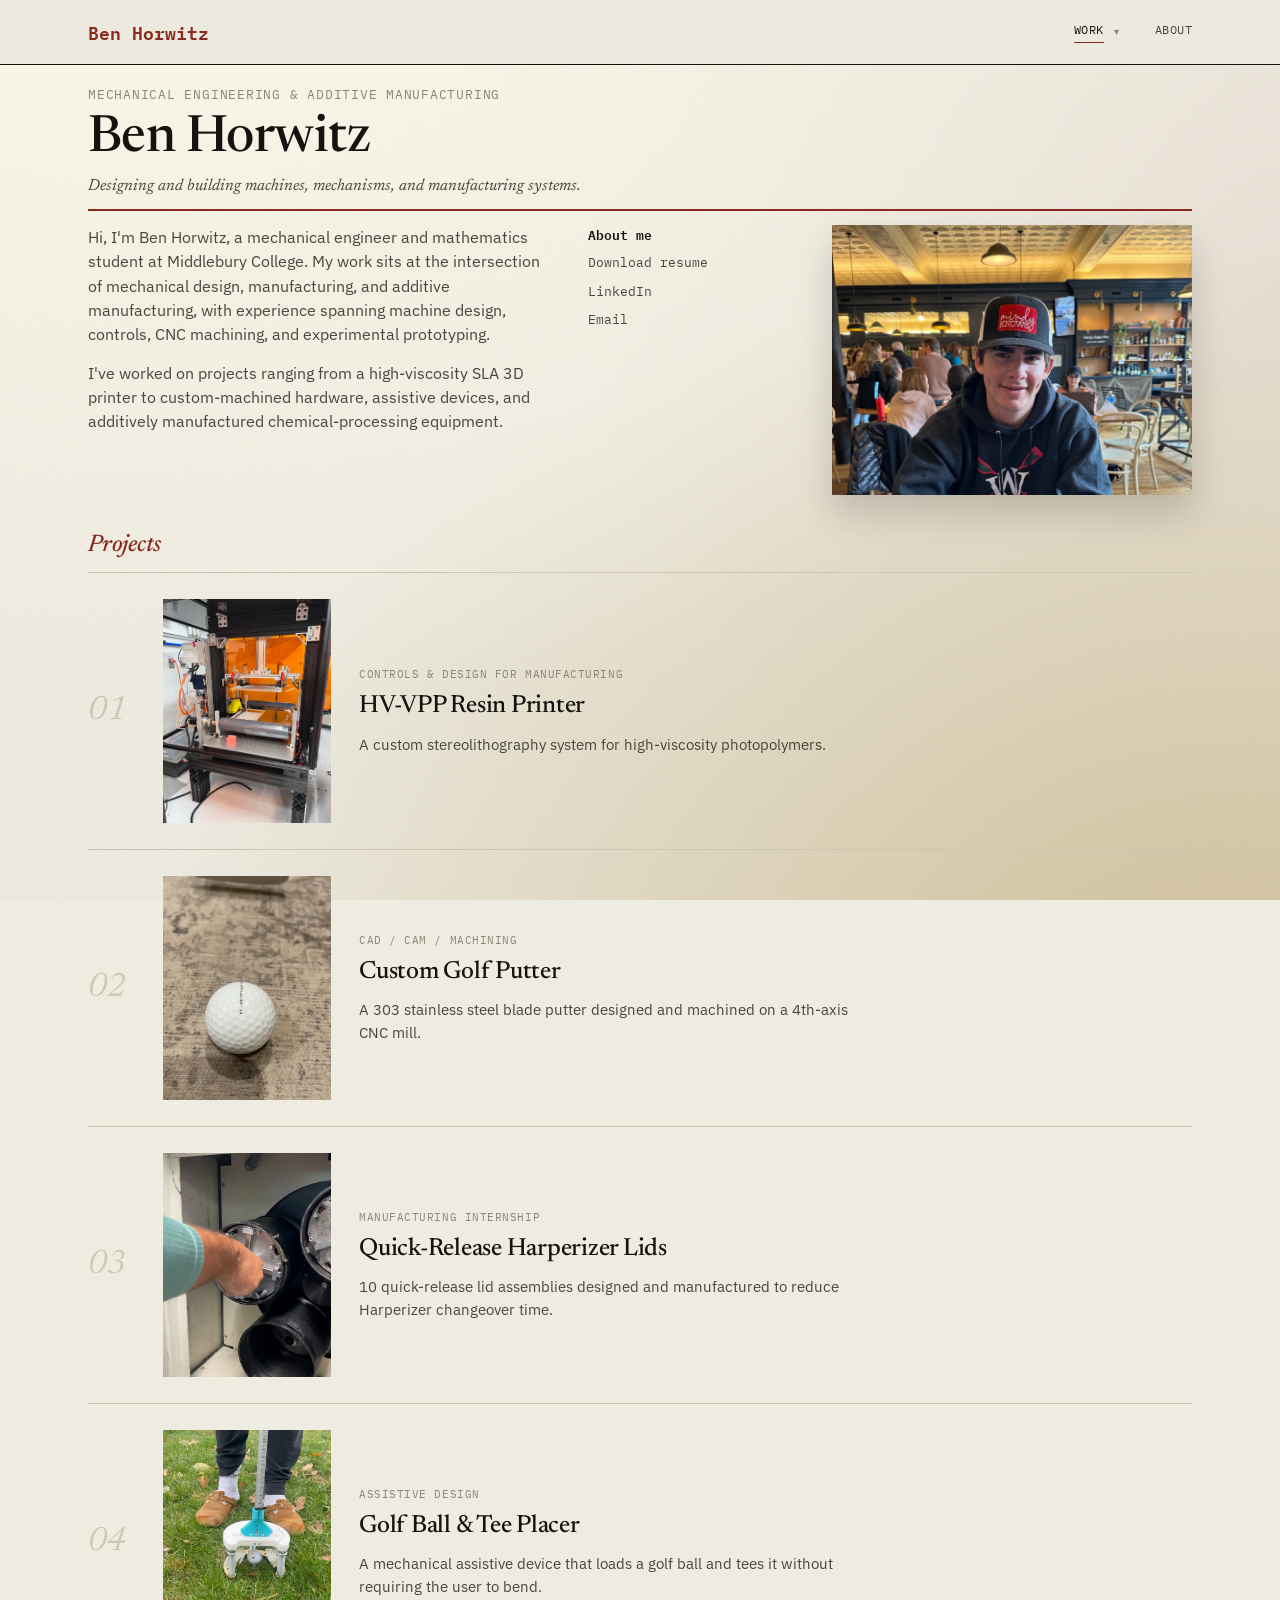
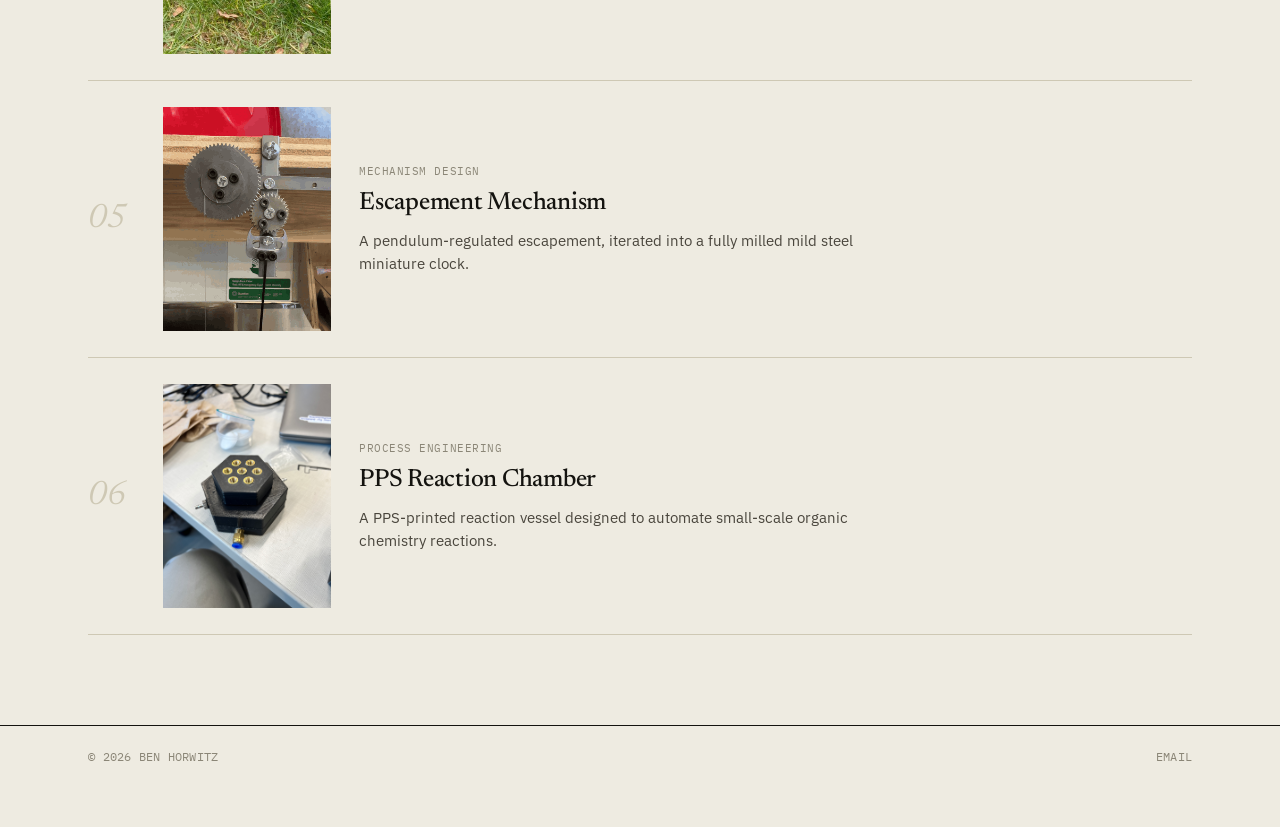
<file: index.html>
<!DOCTYPE html>
<html lang="en">
<head>
<meta charset="UTF-8">
<meta name="viewport" content="width=device-width, initial-scale=1.0">
<title>Ben Horwitz - Mechanical Engineer | Middlebury College &amp; Dartmouth</title>
<meta name="description" content="Ben Horwitz - mechanical engineer and math student at Middlebury and Dartmouth, from St. Louis. See the HV-VPP resin printer and other builds.">
<link rel="canonical" href="https://ben-horwitz.com/">
<meta name="author" content="Ben Horwitz">
<meta property="og:site_name" content="Ben Horwitz">
<meta property="og:type" content="website">
<meta property="og:title" content="Ben Horwitz - Mechanical Engineer | Middlebury College &amp; Dartmouth">
<meta property="og:description" content="Ben Horwitz - mechanical engineer and math student at Middlebury and Dartmouth, from St. Louis. See the HV-VPP resin printer and other builds.">
<meta property="og:url" content="https://ben-horwitz.com/">
<meta property="og:image" content="https://ben-horwitz.com/assets/img/about-me-headshot.jpg">
<meta name="twitter:card" content="summary_large_image">
<script type="application/ld+json">{"@context":"https://schema.org","@graph":[{"@type":"Person","@id":"https://ben-horwitz.com/#ben","name":"Ben Horwitz","url":"https://ben-horwitz.com/","image":"https://ben-horwitz.com/assets/img/about-me-headshot.jpg","jobTitle":"Mechanical Engineer","description":"Mechanical engineer and mathematics student at Middlebury College and Dartmouth College, working in mechanical design, manufacturing, and additive manufacturing.","alumniOf":[{"@type":"CollegeOrUniversity","name":"Middlebury College"},{"@type":"CollegeOrUniversity","name":"Dartmouth College"}],"knowsAbout":["Mechanical engineering","Additive manufacturing","Vat photopolymerization","CNC machining","PLC controls"],"sameAs":["https://www.linkedin.com/in/ben-horwitz-/"]},{"@type":"WebSite","@id":"https://ben-horwitz.com/#site","url":"https://ben-horwitz.com/","name":"Ben Horwitz","publisher":{"@id":"https://ben-horwitz.com/#ben"}}]}</script>
<link rel="preconnect" href="https://fonts.googleapis.com">
<link rel="preconnect" href="https://fonts.gstatic.com" crossorigin>
<link href="https://fonts.googleapis.com/css2?family=Newsreader:ital,opsz,wght@0,6..72,400..700;1,6..72,400..700&family=IBM+Plex+Sans:wght@400;500;600;700&family=IBM+Plex+Mono:wght@400;500;600;700&display=swap" rel="stylesheet">
<link rel="stylesheet" href="css/style.css?v=35">
</head>
<body>

<header class="site-header">
  <div class="wrap">
    <a href="index.html" class="brand">Ben <span>Horwitz</span></a>
    <nav class="nav-links">
      <div class="nav-work">

        <a href="index.html" class="active">Work</a>

        <button class="nav-work-toggle" aria-label="Browse projects" aria-expanded="false">&#9662;</button>

        <div class="nav-work-menu">

          <a href="projects/hv-vpp.html"><span>01</span>HV-VPP Resin Printer</a>

          <a href="projects/putter.html"><span>02</span>Custom Golf Putter</a>

          <a href="projects/quick-release.html"><span>03</span>Quick-Release Harperizer Lids</a>

          <a href="projects/golf-ball-placer.html"><span>04</span>Golf Ball & Tee Placer</a>

          <a href="projects/escapement.html"><span>05</span>Escapement Mechanism</a>

          <a href="projects/pps-reaction-chamber.html"><span>06</span>PPS Reaction Chamber</a>

        </div>

      </div>
      <a href="about.html">About</a>
    </nav>
    <button class="nav-toggle" aria-label="Toggle menu">☰</button>
  </div>
</header>

<section class="hero">
  <div class="wrap">
    <p class="eyebrow">Mechanical Engineering &amp; Additive Manufacturing</p>
    <h1>Ben Horwitz</h1>
    <p class="hero-subtitle">Designing and building machines, mechanisms, and manufacturing systems.</p>
    <div class="hero-lower">
      <div class="hero-text">
        <p>
          Hi, I'm Ben Horwitz, a mechanical engineer and mathematics student
          at Middlebury College. My work sits at the intersection of
          mechanical design, manufacturing, and additive manufacturing, with
          experience spanning machine design, controls, CNC machining, and
          experimental prototyping.
        </p>
        <p>
          I've worked on projects ranging from a high-viscosity SLA 3D
          printer to custom-machined hardware, assistive devices, and
          additively manufactured chemical-processing equipment.
        </p>
      </div>
      <div class="hero-links">
        <a class="primary" href="about.html">About me</a>
        <a href="assets/Ben-Horwitz-Resume.pdf" download>Download resume</a>
        <a href="https://www.linkedin.com/in/ben-horwitz-/" target="_blank" rel="noopener">LinkedIn</a>
        <a href="mailto:benhorwitz05@gmail.com">Email</a>
      </div>
      <div class="hero-photo" data-lightbox="assets/img/about-me-headshot.jpg" data-caption="Ben Horwitz.">
        <img src="assets/img/about-me-headshot.jpg" alt="Ben Horwitz, mechanical engineer and mathematics student at Middlebury College">
      </div>
    </div>
  </div>
</section>

<div class="wrap" id="work">
  <div class="section-title">
    <h2>Projects</h2>
  </div>

  <div class="project-grid">

    <a class="card" href="projects/hv-vpp.html">
      <span class="card-index">01</span>
      <div class="card-media">
        <img src="assets/img/hv-vpp-inside-machine.jpg" alt="Inside the HV-VPP printer" loading="lazy">
      </div>
      <div class="card-body">
        <span class="card-tag">Controls &amp; Design for Manufacturing</span>
        <h3>HV-VPP Resin Printer</h3>
        <p>A custom stereolithography system for high-viscosity photopolymers.</p>
      </div>
    </a>

    <a class="card" href="projects/putter.html">
      <span class="card-index">02</span>
      <div class="card-media">
        <video muted loop playsinline preload="none"
               poster="assets/img/posters/putter-head-on-poster.jpg"
               data-autoplay-preview>
          <source src="assets/video/putter-head-on.mp4" type="video/mp4">
        </video>
      </div>
      <div class="card-body">
        <span class="card-tag">CAD / CAM / Machining</span>
        <h3>Custom Golf Putter</h3>
        <p>A 303 stainless steel blade putter designed and machined on a 4th-axis CNC mill.</p>
      </div>
    </a>

    <a class="card" href="projects/quick-release.html">
      <span class="card-index">03</span>
      <div class="card-media">
        <video muted loop playsinline preload="none"
               poster="assets/img/posters/quick-release-in-action-poster.jpg"
               data-autoplay-preview>
          <source src="assets/video/quick-release-in-action.mp4" type="video/mp4">
        </video>
      </div>
      <div class="card-body">
        <span class="card-tag">Manufacturing Internship</span>
        <h3>Quick-Release Harperizer Lids</h3>
        <p>10 quick-release lid assemblies designed and manufactured to reduce Harperizer changeover time.</p>
      </div>
    </a>

    <a class="card" href="projects/golf-ball-placer.html">
      <span class="card-index">04</span>
      <div class="card-media">
        <video muted loop playsinline preload="none"
               poster="assets/img/posters/golf-ball-placer-placing-poster.jpg"
               data-autoplay-preview>
          <source src="assets/video/golf-ball-placer-placing.mp4" type="video/mp4">
        </video>
      </div>
      <div class="card-body">
        <span class="card-tag">Assistive Design</span>
        <h3>Golf Ball &amp; Tee Placer</h3>
        <p>A mechanical assistive device that loads a golf ball and tees it without requiring the user to bend.</p>
      </div>
    </a>

    <a class="card" href="projects/escapement.html">
      <span class="card-index">05</span>
      <div class="card-media">
        <img src="assets/gif/escapement-clock-tick.gif" alt="Escapement mechanism ticking" loading="lazy">
      </div>
      <div class="card-body">
        <span class="card-tag">Mechanism Design</span>
        <h3>Escapement Mechanism</h3>
        <p>A pendulum-regulated escapement, iterated into a fully milled mild steel miniature clock.</p>
      </div>
    </a>

    <a class="card" href="projects/pps-reaction-chamber.html">
      <span class="card-index">06</span>
      <div class="card-media">
        <img src="assets/img/pps-reaction-chamber-1.jpg" alt="PPS reaction chamber">
      </div>
      <div class="card-body">
        <span class="card-tag">Process Engineering</span>
        <h3>PPS Reaction Chamber</h3>
        <p>A PPS-printed reaction vessel designed to automate small-scale organic chemistry reactions.</p>
      </div>
    </a>

  </div>
</div>

<footer class="site-footer">
  <div class="wrap">
    <span>&copy; <span id="year"></span> Ben Horwitz</span>
    <div class="footer-links">
      <a href="mailto:benhorwitz05@gmail.com">Email</a>
    </div>
  </div>
</footer>

<script>document.getElementById('year').textContent = new Date().getFullYear();</script>
<script src="js/main.js?v=3"></script>
</body>
</html>
</file>
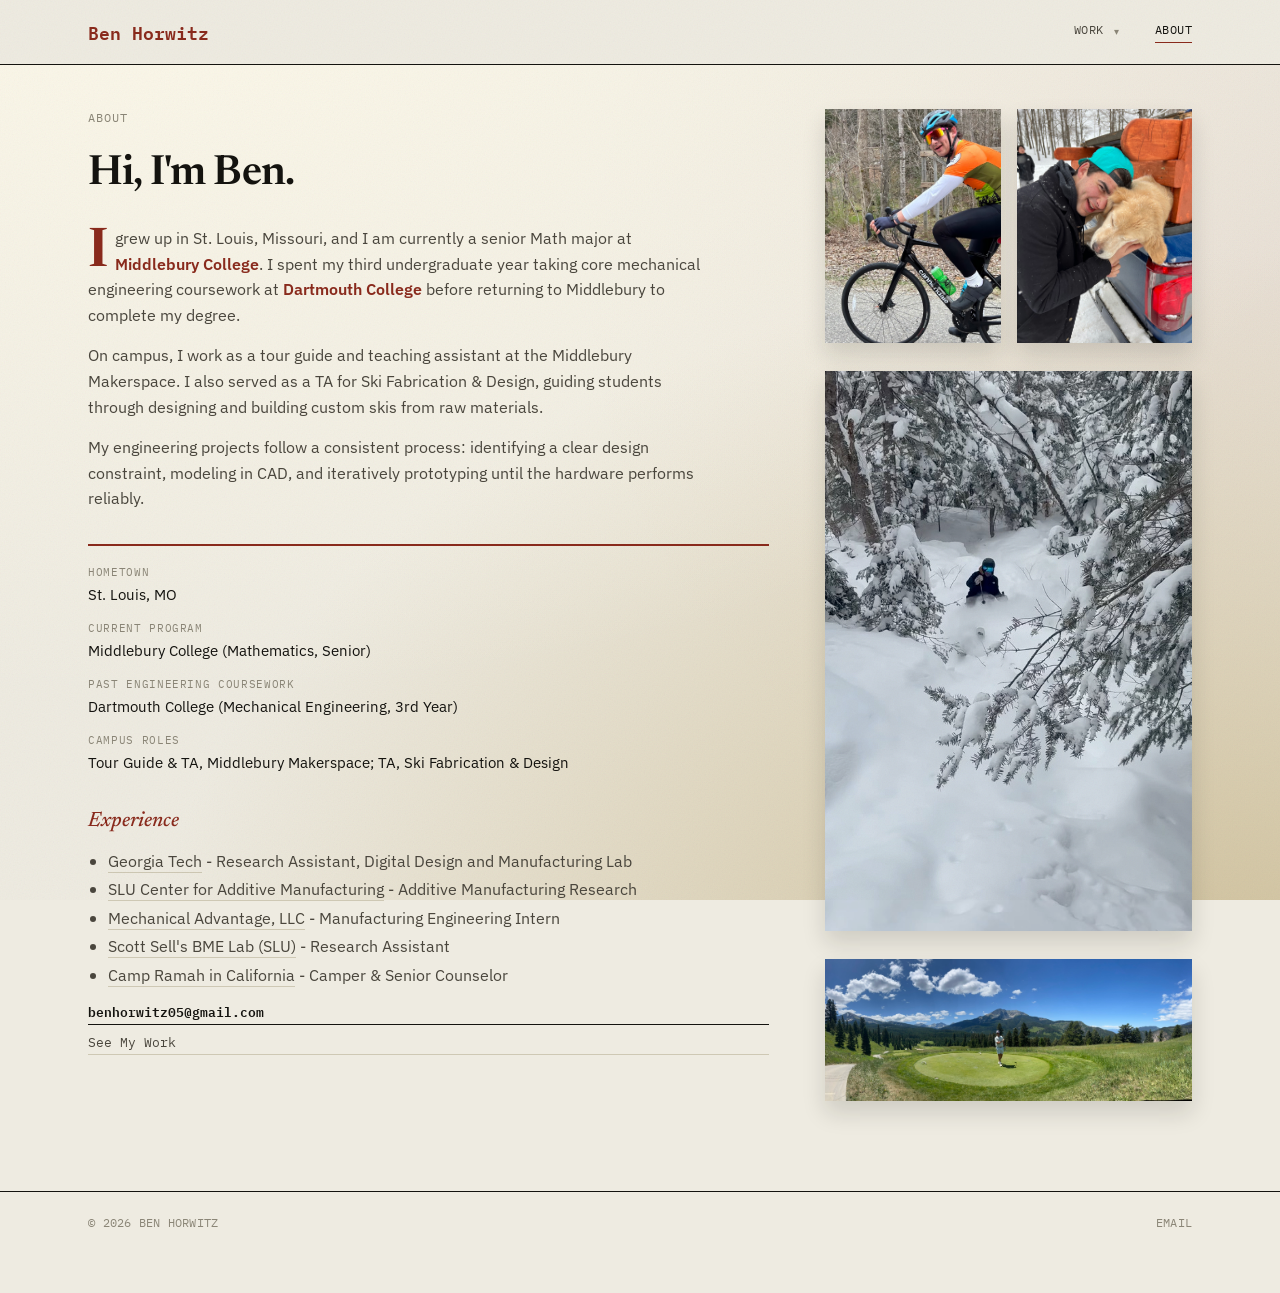
<file: about.html>
<!DOCTYPE html>
<html lang="en">
<head>
<meta charset="UTF-8">
<meta name="viewport" content="width=device-width, initial-scale=1.0">
<title>About Ben Horwitz - Middlebury College, Dartmouth, St. Louis</title>
<meta name="description" content="About Ben Horwitz: a St. Louis native studying math at Middlebury College and mechanical engineering at Dartmouth, with research at Georgia Tech and SLU.">
<link rel="canonical" href="https://ben-horwitz.com/about.html">
<meta name="author" content="Ben Horwitz">
<meta property="og:site_name" content="Ben Horwitz">
<meta property="og:type" content="profile">
<meta property="og:title" content="About Ben Horwitz - Middlebury College, Dartmouth, St. Louis">
<meta property="og:description" content="About Ben Horwitz: a St. Louis native studying math at Middlebury College and mechanical engineering at Dartmouth, with research at Georgia Tech and SLU.">
<meta property="og:url" content="https://ben-horwitz.com/about.html">
<meta property="og:image" content="https://ben-horwitz.com/assets/img/about-me-headshot.jpg">
<meta name="twitter:card" content="summary_large_image">
<script type="application/ld+json">{"@context":"https://schema.org","@type":"ProfilePage","url":"https://ben-horwitz.com/about.html","mainEntity":{"@type":"Person","@id":"https://ben-horwitz.com/#ben","name":"Ben Horwitz","url":"https://ben-horwitz.com/","image":"https://ben-horwitz.com/assets/img/about-me-headshot.jpg","jobTitle":"Mechanical Engineer","description":"Mechanical engineer and mathematics student at Middlebury College and Dartmouth College, working in mechanical design, manufacturing, and additive manufacturing.","alumniOf":[{"@type":"CollegeOrUniversity","name":"Middlebury College"},{"@type":"CollegeOrUniversity","name":"Dartmouth College"}],"knowsAbout":["Mechanical engineering","Additive manufacturing","Vat photopolymerization","CNC machining","PLC controls"],"sameAs":["https://www.linkedin.com/in/ben-horwitz-/"]}}</script>
<link rel="preconnect" href="https://fonts.googleapis.com">
<link rel="preconnect" href="https://fonts.gstatic.com" crossorigin>
<link href="https://fonts.googleapis.com/css2?family=Newsreader:ital,opsz,wght@0,6..72,400..700;1,6..72,400..700&family=IBM+Plex+Sans:wght@400;500;600;700&family=IBM+Plex+Mono:wght@400;500;600;700&display=swap" rel="stylesheet">
<link rel="stylesheet" href="css/style.css?v=35">
</head>
<body>

<header class="site-header">
  <div class="wrap">
    <a href="index.html" class="brand">Ben <span>Horwitz</span></a>
    <nav class="nav-links">
      <div class="nav-work">

        <a href="index.html">Work</a>

        <button class="nav-work-toggle" aria-label="Browse projects" aria-expanded="false">&#9662;</button>

        <div class="nav-work-menu">

          <a href="projects/hv-vpp.html"><span>01</span>HV-VPP Resin Printer</a>

          <a href="projects/putter.html"><span>02</span>Custom Golf Putter</a>

          <a href="projects/quick-release.html"><span>03</span>Quick-Release Harperizer Lids</a>

          <a href="projects/golf-ball-placer.html"><span>04</span>Golf Ball & Tee Placer</a>

          <a href="projects/escapement.html"><span>05</span>Escapement Mechanism</a>

          <a href="projects/pps-reaction-chamber.html"><span>06</span>PPS Reaction Chamber</a>

        </div>

      </div>
      <a href="about.html" class="active">About</a>
    </nav>
    <button class="nav-toggle" aria-label="Toggle menu">☰</button>
  </div>
</header>

<div class="wrap">
  <div class="about-layout">
    <div>
      <p class="eyebrow">About</p>
      <h1 style="font-size:clamp(1.8rem,4vw,2.6rem);letter-spacing:-0.02em;margin:10px 0 20px;">Hi, I'm Ben.</h1>
      <div class="prose">
        <p>
          I grew up in St. Louis, Missouri, and I am currently a senior Math
          major at <strong>Middlebury College</strong>. I spent my third
          undergraduate year taking core mechanical engineering coursework
          at <strong>Dartmouth College</strong> before returning to
          Middlebury to complete my degree.
        </p>
        <p>
          On campus, I work as a tour guide and teaching assistant at the
          Middlebury Makerspace. I also served as a TA for Ski Fabrication
          &amp; Design, guiding students through designing and building
          custom skis from raw materials.
        </p>
        <p>
          My engineering projects follow a consistent process: identifying
          a clear design constraint, modeling in CAD, and iteratively
          prototyping until the hardware performs reliably.
        </p>
      </div>

      <div class="fact-sheet">
        <dl>
          <dt>Hometown</dt><dd>St. Louis, MO</dd>
          <dt>Current Program</dt><dd>Middlebury College (Mathematics, Senior)</dd>
          <dt>Past Engineering Coursework</dt><dd>Dartmouth College (Mechanical Engineering, 3rd Year)</dd>
          <dt>Campus Roles</dt><dd>Tour Guide &amp; TA, Middlebury Makerspace; TA, Ski Fabrication &amp; Design</dd>
        </dl>
      </div>

      <div class="prose">
        <h3>Experience</h3>
        <ul class="fact-list">
          <li><a href="https://sites.gatech.edu/seepersadresearchgroup/" target="_blank" rel="noopener">Georgia Tech</a> - Research Assistant, Digital Design and Manufacturing Lab</li>
          <li><a href="https://www.slu.edu/science-and-engineering/slu-cam/index.php" target="_blank" rel="noopener">SLU Center for Additive Manufacturing</a> - Additive Manufacturing Research</li>
          <li><a href="https://www.mechanicaladvantagellc.com/" target="_blank" rel="noopener">Mechanical Advantage, LLC</a> - Manufacturing Engineering Intern</li>
          <li><a href="https://www.slu.edu/science-and-engineering/academics/biomedical-engineering/faculty/sell-scott.php" target="_blank" rel="noopener">Scott Sell's BME Lab (SLU)</a> - Research Assistant</li>
          <li><a href="https://ramah.org/" target="_blank" rel="noopener">Camp Ramah in California</a> - Camper &amp; Senior Counselor</li>
        </ul>
      </div>

      <div class="hero-links" style="margin-top:8px;">
        <a class="btn primary" href="mailto:benhorwitz05@gmail.com">benhorwitz05@gmail.com</a>
        <a class="btn" href="index.html">See My Work</a>
      </div>
    </div>

    <div class="about-media">
      <div class="about-photos">
        <img src="assets/img/about-me-1.jpg" alt="Ben Horwitz road cycling"
             data-lightbox="assets/img/about-me-1.jpg" data-caption="Biking.">
        <img src="assets/img/about-me-2.jpg" alt="Ben Horwitz with his dog"
             data-lightbox="assets/img/about-me-2.jpg" data-caption="Life in Vermont.">
      </div>
      <div class="about-video">
        <video muted loop playsinline preload="none"
               poster="assets/img/posters/about-me-skiing-poster.jpg"
               data-lightbox="assets/video/about-me-skiing.mp4" data-caption="Skiing."
               data-autoplay-preview>
          <source src="assets/video/about-me-skiing.mp4" type="video/mp4">
        </video>
      </div>
      <div class="about-wide-photo">
        <img src="assets/img/about-me-golfing.jpg" alt="Ben Horwitz golfing in the mountains"
             data-lightbox="assets/img/about-me-golfing.jpg" data-caption="Golfing.">
      </div>
    </div>
  </div>
</div>

<footer class="site-footer">
  <div class="wrap">
    <span>&copy; <span id="year"></span> Ben Horwitz</span>
    <div class="footer-links">
      <a href="mailto:benhorwitz05@gmail.com">Email</a>
    </div>
  </div>
</footer>

<script>document.getElementById('year').textContent = new Date().getFullYear();</script>
<script src="js/main.js?v=3"></script>
</body>
</html>
</file>
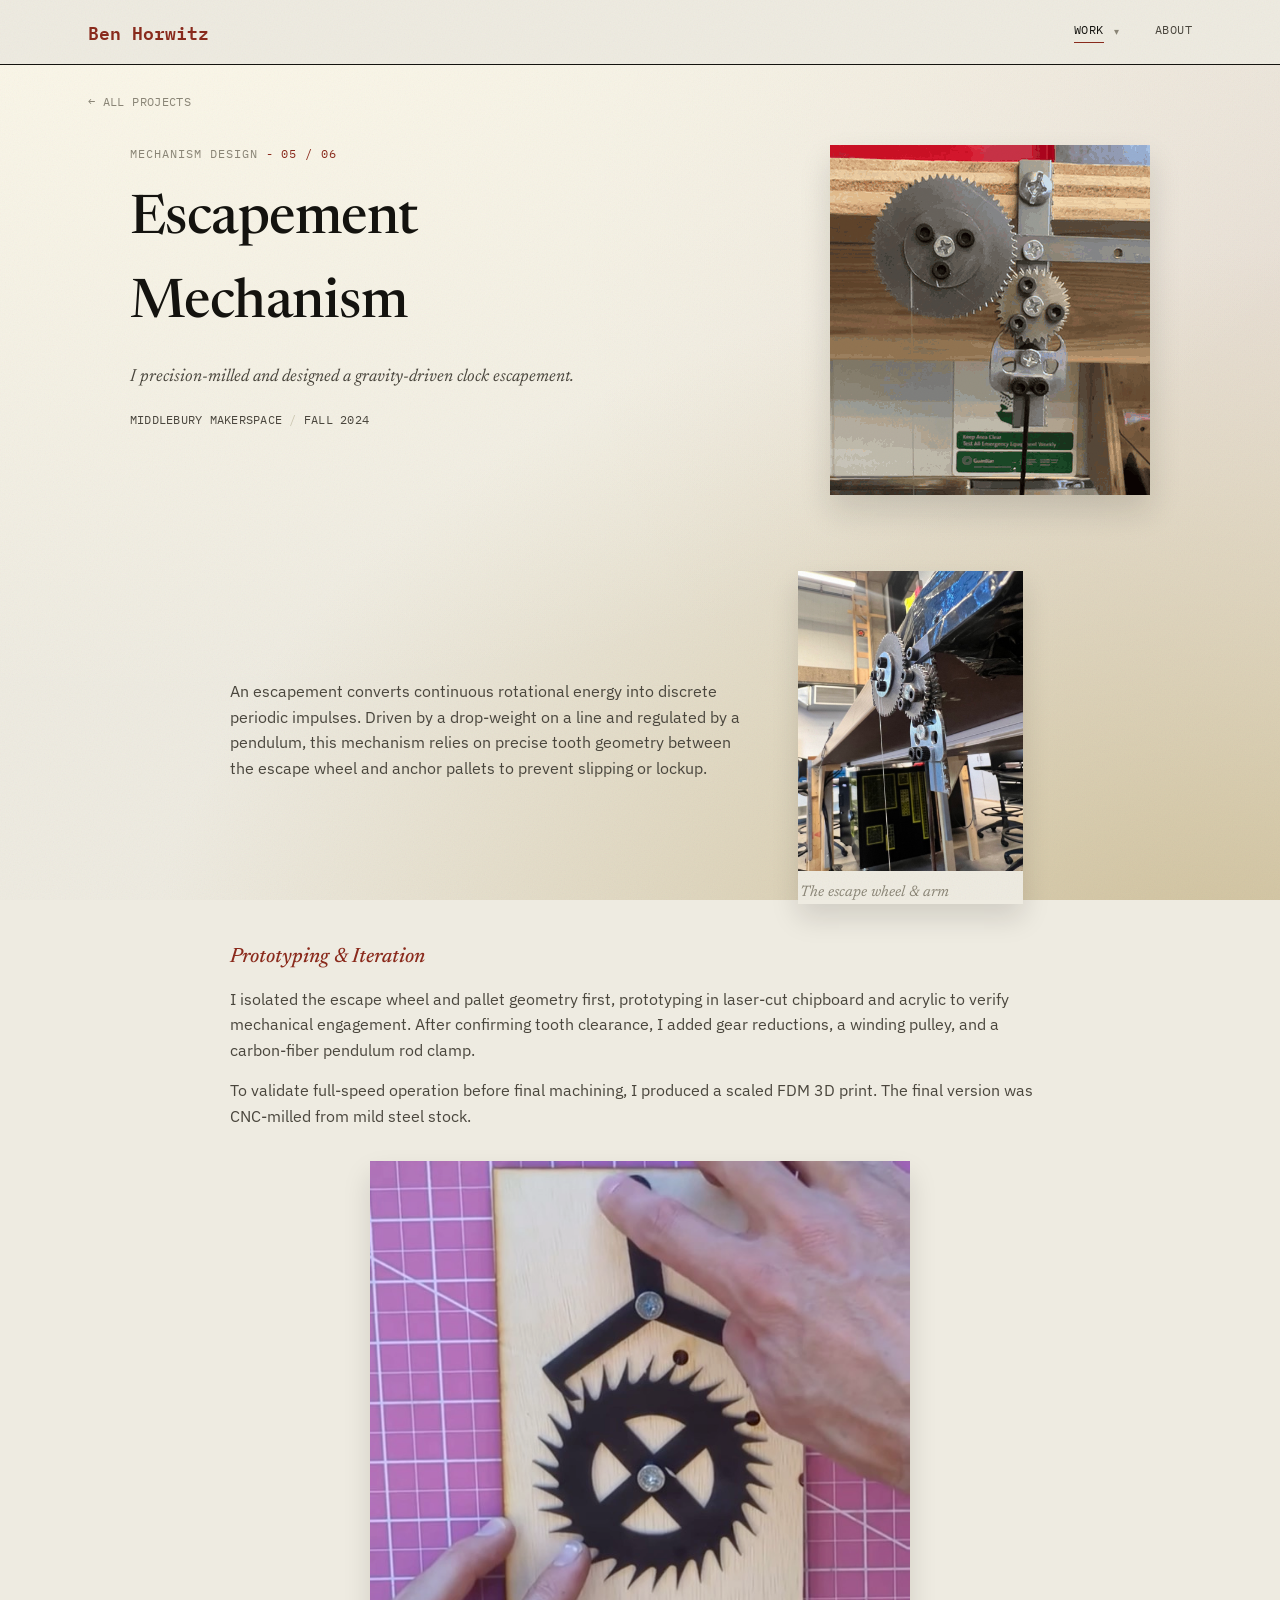
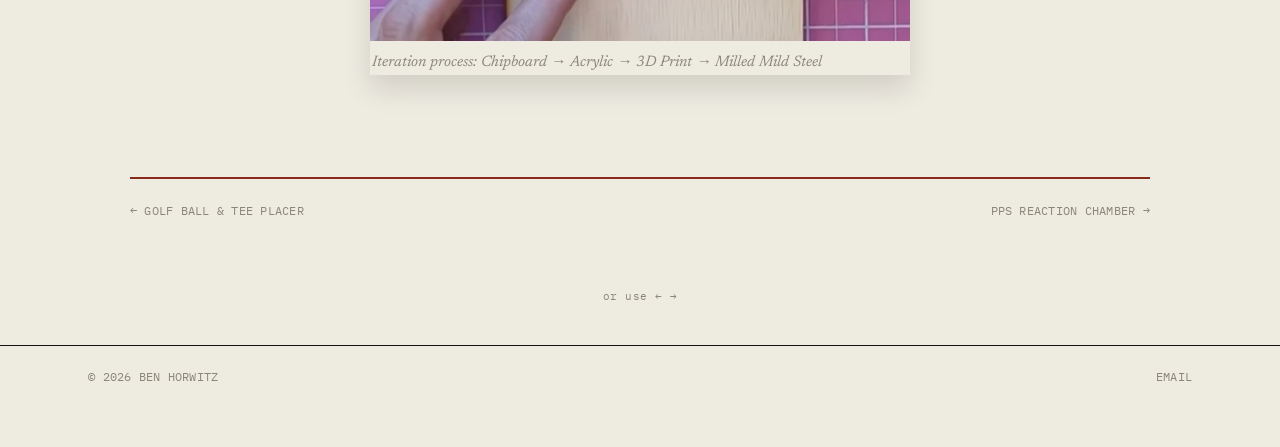
<file: projects/escapement.html>
<!DOCTYPE html>
<html lang="en">
<head>
<meta charset="UTF-8">
<meta name="viewport" content="width=device-width, initial-scale=1.0">
<title>Escapement Mechanism - Ben Horwitz</title>
<meta name="description" content="A gravity-driven, pendulum-regulated clock escapement designed and milled by Ben Horwitz at the Middlebury Makerspace, iterated from chipboard to mild steel.">
<link rel="canonical" href="https://ben-horwitz.com/projects/escapement.html">
<meta name="author" content="Ben Horwitz">
<meta property="og:site_name" content="Ben Horwitz">
<meta property="og:type" content="article">
<meta property="og:title" content="Escapement Mechanism - Ben Horwitz">
<meta property="og:description" content="A gravity-driven, pendulum-regulated clock escapement designed and milled by Ben Horwitz at the Middlebury Makerspace, iterated from chipboard to mild steel.">
<meta property="og:url" content="https://ben-horwitz.com/projects/escapement.html">
<meta property="og:image" content="https://ben-horwitz.com/assets/img/escapement-photo.jpg">
<meta name="twitter:card" content="summary_large_image">
<link rel="preconnect" href="https://fonts.googleapis.com">
<link rel="preconnect" href="https://fonts.gstatic.com" crossorigin>
<link href="https://fonts.googleapis.com/css2?family=Newsreader:ital,opsz,wght@0,6..72,400..700;1,6..72,400..700&family=IBM+Plex+Sans:wght@400;500;600;700&family=IBM+Plex+Mono:wght@400;500;600;700&display=swap" rel="stylesheet">
<link rel="stylesheet" href="../css/style.css?v=35">
</head>
<body>

<header class="site-header">
  <div class="wrap">
    <a href="../index.html" class="brand">Ben <span>Horwitz</span></a>
    <nav class="nav-links">
      <div class="nav-work">

        <a href="../index.html" class="active">Work</a>

        <button class="nav-work-toggle" aria-label="Browse projects" aria-expanded="false">&#9662;</button>

        <div class="nav-work-menu">

          <a href="hv-vpp.html"><span>01</span>HV-VPP Resin Printer</a>

          <a href="putter.html"><span>02</span>Custom Golf Putter</a>

          <a href="quick-release.html"><span>03</span>Quick-Release Harperizer Lids</a>

          <a href="golf-ball-placer.html"><span>04</span>Golf Ball & Tee Placer</a>

          <a href="escapement.html" class="current"><span>05</span>Escapement Mechanism</a>

          <a href="pps-reaction-chamber.html"><span>06</span>PPS Reaction Chamber</a>

        </div>

      </div>
      <a href="../about.html">About</a>
    </nav>
    <button class="nav-toggle" aria-label="Toggle menu">☰</button>
  </div>
</header>

<div class="wrap">
  <a class="back-link" href="../index.html">&larr; All Projects</a>

  <div class="project-hero project-hero--quiet">
    <div class="project-hero-layout">
      <div>
        <p class="eyebrow">Mechanism Design <span class="eyebrow-index">- 05 / 06</span></p>
        <h1>Escapement Mechanism</h1>
        <p class="tagline">
          I precision-milled and designed a gravity-driven clock escapement.
        </p>
        <dl class="spec-row">
          <div><dt>Location</dt><dd>Middlebury Makerspace</dd></div>
          <div><dt>Date</dt><dd>Fall 2024</dd></div>
        </dl>
      </div>
      <div class="media-side" data-lightbox="../assets/gif/escapement-clock-tick.gif"
           data-caption="The finished escapement, ticking once per pendulum period.">
        <img src="../assets/gif/escapement-clock-tick.gif" alt="Escapement mechanism ticking">
      </div>
    </div>
  </div>

  <div class="story">
    <div class="story-row">
      <div class="story-text">
        <p>
          An escapement converts continuous rotational energy into discrete
          periodic impulses. Driven by a drop-weight on a line and
          regulated by a pendulum, this mechanism relies on precise tooth
          geometry between the escape wheel and anchor pallets to prevent
          slipping or lockup.
        </p>
      </div>
      <figure class="story-media" data-lightbox="../assets/img/escapement-photo.jpg"
              data-caption="Close-up of the escape wheel and arm.">
        <img src="../assets/img/escapement-photo.jpg" alt="Escapement mechanism, close up">
        <figcaption>The escape wheel &amp; arm</figcaption>
      </figure>
    </div>

    <div class="story-text">
      <h3>Prototyping &amp; Iteration</h3>
      <p>
        I isolated the escape wheel and pallet geometry first, prototyping
        in laser-cut chipboard and acrylic to verify mechanical engagement.
        After confirming tooth clearance, I added gear reductions, a
        winding pulley, and a carbon-fiber pendulum rod clamp.
      </p>
      <p>
        To validate full-speed operation before final machining, I produced
        a scaled FDM 3D print. The final version was CNC-milled from
        mild steel stock.
      </p>
    </div>

    <figure class="story-media" data-lightbox="../assets/video/escapement-iteration.mp4"
            data-caption="The design's full iteration path: laser-cut chipboard, 3D-printed, and CNC-milled versions.">
      <video muted loop playsinline preload="none"
             poster="../assets/img/posters/escapement-iteration-poster.jpg"
             data-autoplay-preview>
        <source src="../assets/video/escapement-iteration.mp4" type="video/mp4">
      </video>
      <figcaption>Iteration process: Chipboard &rarr; Acrylic &rarr; 3D Print &rarr; Milled Mild Steel</figcaption>
    </figure>
  </div>

  <div class="project-nav">
    <a href="golf-ball-placer.html">&larr; Golf Ball &amp; Tee Placer</a>
    <a href="pps-reaction-chamber.html">PPS Reaction Chamber &rarr;</a>
  </div>
</div>

<footer class="site-footer">
  <div class="wrap">
    <span>&copy; <span id="year"></span> Ben Horwitz</span>
    <div class="footer-links">
      <a href="mailto:benhorwitz05@gmail.com">Email</a>
    </div>
  </div>
</footer>

<script>document.getElementById('year').textContent = new Date().getFullYear();</script>
<script src="../js/main.js?v=3"></script>
</body>
</html>
</file>
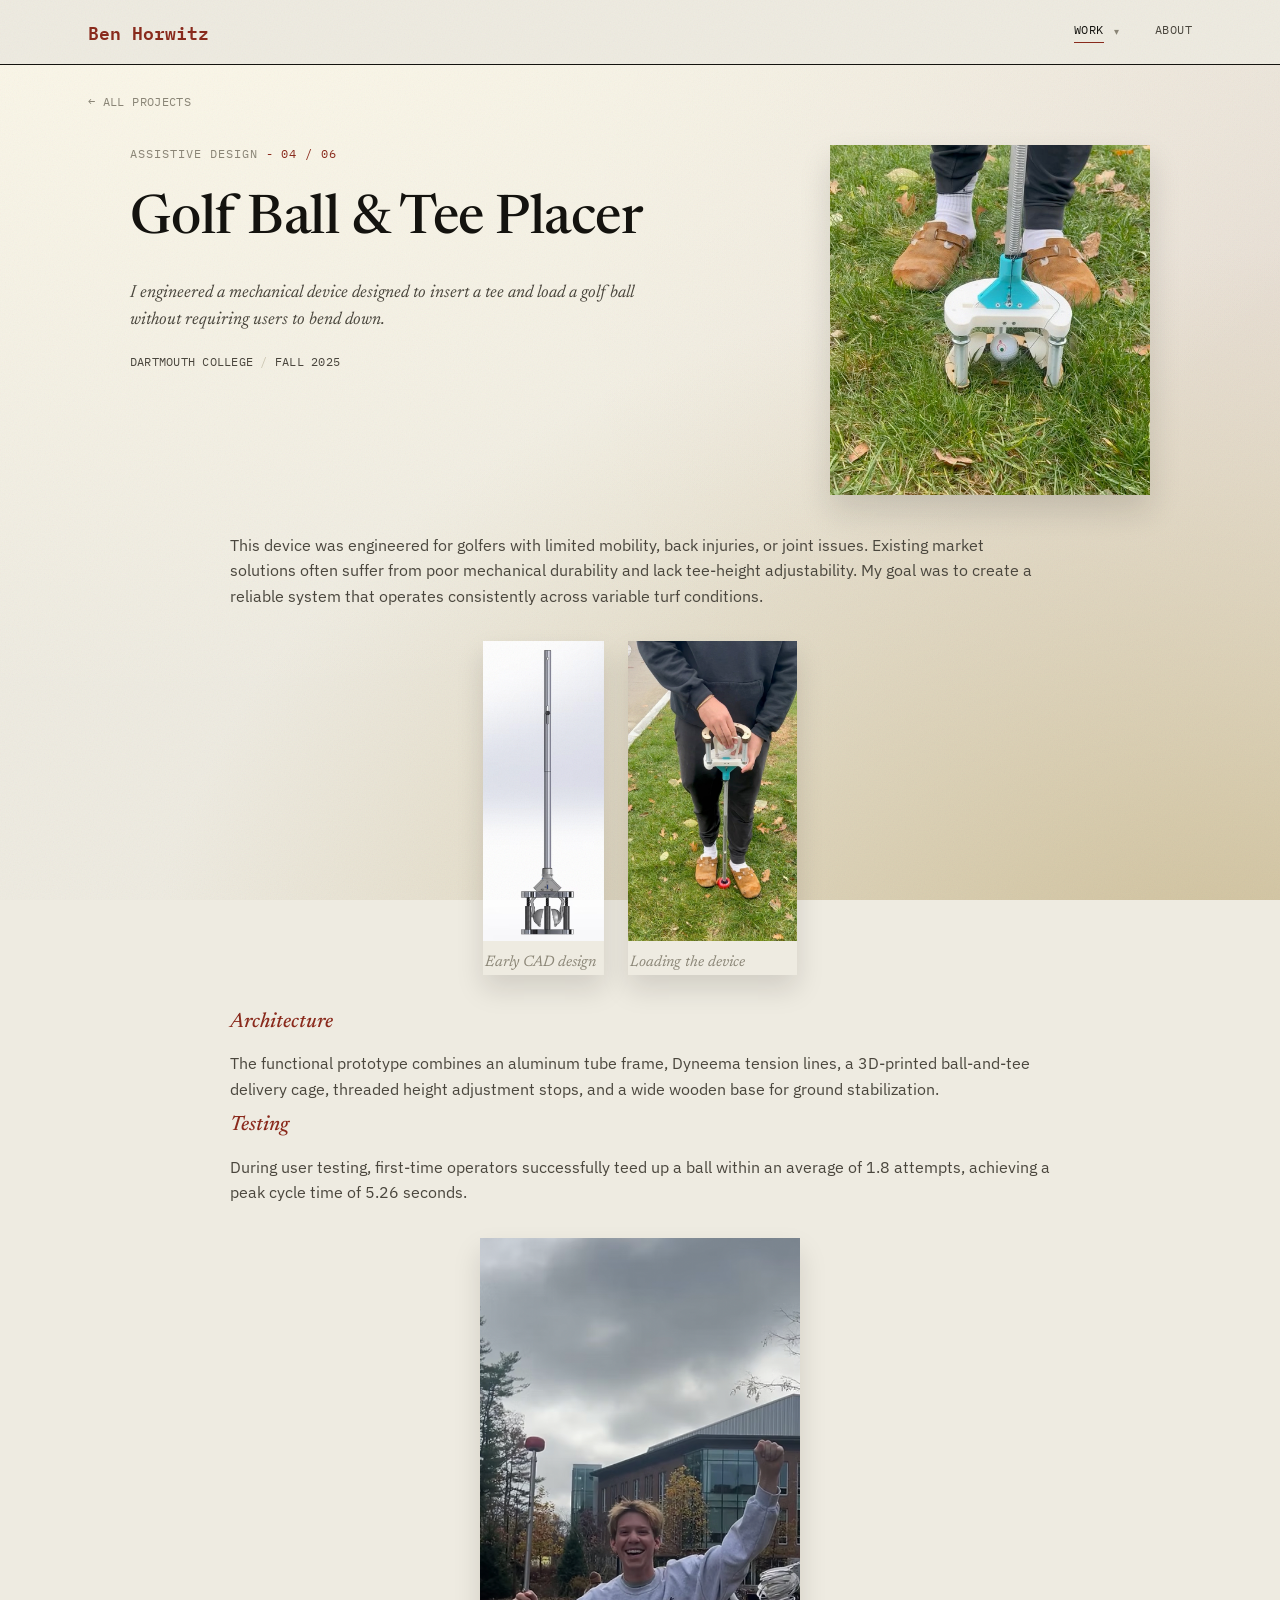
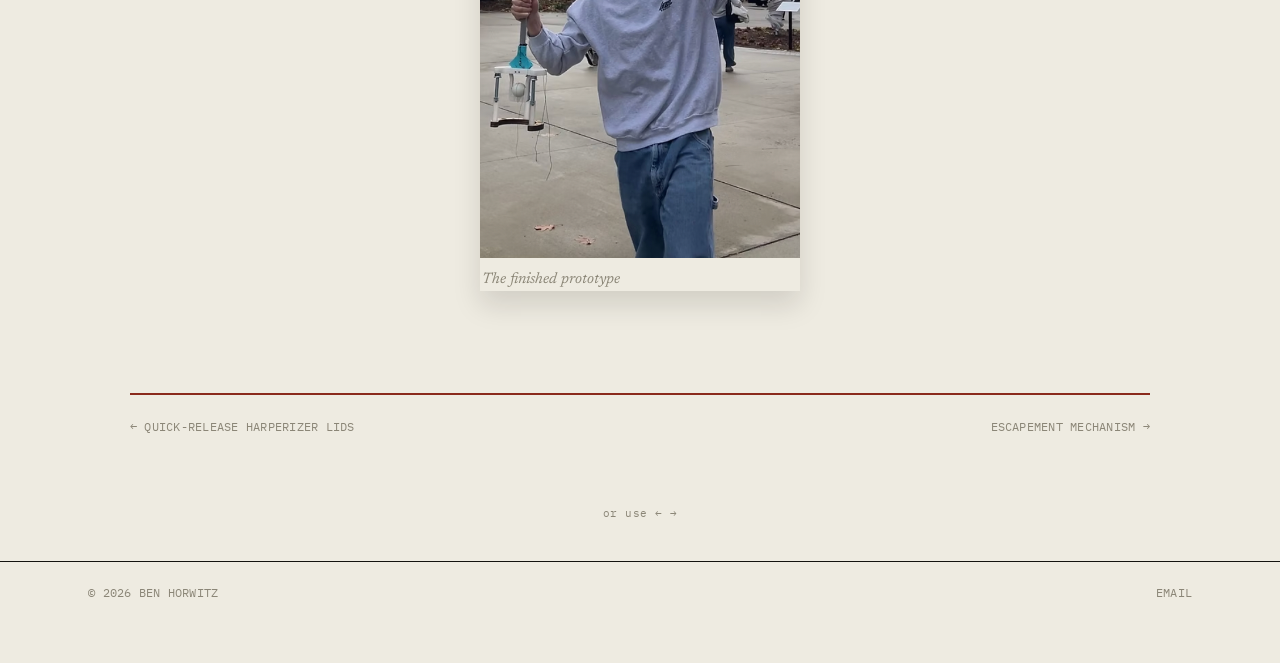
<file: projects/golf-ball-placer.html>
<!DOCTYPE html>
<html lang="en">
<head>
<meta charset="UTF-8">
<meta name="viewport" content="width=device-width, initial-scale=1.0">
<title>Golf Ball &amp; Tee Placer - Ben Horwitz</title>
<meta name="description" content="An assistive device that loads a golf ball and tees it for golfers with limited mobility, designed by Ben Horwitz at Dartmouth College.">
<link rel="canonical" href="https://ben-horwitz.com/projects/golf-ball-placer.html">
<meta name="author" content="Ben Horwitz">
<meta property="og:site_name" content="Ben Horwitz">
<meta property="og:type" content="article">
<meta property="og:title" content="Golf Ball &amp; Tee Placer - Ben Horwitz">
<meta property="og:description" content="An assistive device that loads a golf ball and tees it for golfers with limited mobility, designed by Ben Horwitz at Dartmouth College.">
<meta property="og:url" content="https://ben-horwitz.com/projects/golf-ball-placer.html">
<meta property="og:image" content="https://ben-horwitz.com/assets/img/posters/golf-ball-placer-placing-poster.jpg">
<meta name="twitter:card" content="summary_large_image">
<link rel="preconnect" href="https://fonts.googleapis.com">
<link rel="preconnect" href="https://fonts.gstatic.com" crossorigin>
<link href="https://fonts.googleapis.com/css2?family=Newsreader:ital,opsz,wght@0,6..72,400..700;1,6..72,400..700&family=IBM+Plex+Sans:wght@400;500;600;700&family=IBM+Plex+Mono:wght@400;500;600;700&display=swap" rel="stylesheet">
<link rel="stylesheet" href="../css/style.css?v=35">
</head>
<body>

<header class="site-header">
  <div class="wrap">
    <a href="../index.html" class="brand">Ben <span>Horwitz</span></a>
    <nav class="nav-links">
      <div class="nav-work">

        <a href="../index.html" class="active">Work</a>

        <button class="nav-work-toggle" aria-label="Browse projects" aria-expanded="false">&#9662;</button>

        <div class="nav-work-menu">

          <a href="hv-vpp.html"><span>01</span>HV-VPP Resin Printer</a>

          <a href="putter.html"><span>02</span>Custom Golf Putter</a>

          <a href="quick-release.html"><span>03</span>Quick-Release Harperizer Lids</a>

          <a href="golf-ball-placer.html" class="current"><span>04</span>Golf Ball & Tee Placer</a>

          <a href="escapement.html"><span>05</span>Escapement Mechanism</a>

          <a href="pps-reaction-chamber.html"><span>06</span>PPS Reaction Chamber</a>

        </div>

      </div>
      <a href="../about.html">About</a>
    </nav>
    <button class="nav-toggle" aria-label="Toggle menu">☰</button>
  </div>
</header>

<div class="wrap">
  <a class="back-link" href="../index.html">&larr; All Projects</a>

  <div class="project-hero project-hero--lead-image">
    <div class="project-hero-layout">
      <div>
        <p class="eyebrow">Assistive Design <span class="eyebrow-index">- 04 / 06</span></p>
        <h1>Golf Ball &amp; Tee Placer</h1>
        <p class="tagline">
          I engineered a mechanical device designed to insert a tee and load
          a golf ball without requiring users to bend down.
        </p>
        <dl class="spec-row">
          <div><dt>Location</dt><dd>Dartmouth College</dd></div>
          <div><dt>Date</dt><dd>Fall 2025</dd></div>
        </dl>
      </div>
      <div class="media-side" data-lightbox="../assets/video/golf-ball-placer-placing.mp4"
           data-caption="Placing a ball and tee into the ground.">
        <video muted loop playsinline preload="none"
               poster="../assets/img/posters/golf-ball-placer-placing-poster.jpg"
               data-autoplay-preview>
          <source src="../assets/video/golf-ball-placer-placing.mp4" type="video/mp4">
        </video>
      </div>
    </div>
  </div>

  <div class="story">
    <div class="story-text">
      <p>
        This device was engineered for golfers with limited mobility, back
        injuries, or joint issues. Existing market solutions often suffer
        from poor mechanical durability and lack tee-height adjustability.
        My goal was to create a reliable system that operates consistently
        across variable turf conditions.
      </p>
    </div>

    <div class="story-media-pair">
      <figure class="story-media" data-lightbox="../assets/img/golf-ball-placer-cad.png"
              data-caption="CAD design of the ball and tee placer.">
        <img src="../assets/img/golf-ball-placer-cad.png" alt="Golf ball placer CAD model">
        <figcaption>Early CAD design</figcaption>
      </figure>
      <figure class="story-media" data-lightbox="../assets/video/golf-ball-placer-loading.mp4"
              data-caption="Loading a ball and tee into the device.">
        <video muted loop playsinline preload="none"
               poster="../assets/img/posters/golf-ball-placer-loading-poster.jpg"
               data-autoplay-preview>
          <source src="../assets/video/golf-ball-placer-loading.mp4" type="video/mp4">
        </video>
        <figcaption>Loading the device</figcaption>
      </figure>
    </div>

    <div class="story-text">
      <h3>Architecture</h3>
      <p>
        The functional prototype combines an aluminum tube frame, Dyneema
        tension lines, a 3D-printed ball-and-tee delivery cage, threaded
        height adjustment stops, and a wide wooden base for ground
        stabilization.
      </p>
    </div>

    <div class="story-text">
      <h3>Testing</h3>
      <p>
        During user testing, first-time operators successfully teed up a
        ball within an average of 1.8 attempts, achieving a peak cycle time
        of 5.26 seconds.
      </p>
    </div>

    <figure class="story-media tall" data-lightbox="../assets/img/golf-ball-placer-triumphant.png"
            data-caption="Carrying the final, working prototype.">
      <img src="../assets/img/golf-ball-placer-triumphant.png" alt="Golf ball placer, successful placement">
      <figcaption>The finished prototype</figcaption>
    </figure>
  </div>

  <div class="project-nav">
    <a href="quick-release.html">&larr; Quick-Release Harperizer Lids</a>
    <a href="escapement.html">Escapement Mechanism &rarr;</a>
  </div>
</div>

<footer class="site-footer">
  <div class="wrap">
    <span>&copy; <span id="year"></span> Ben Horwitz</span>
    <div class="footer-links">
      <a href="mailto:benhorwitz05@gmail.com">Email</a>
    </div>
  </div>
</footer>

<script>document.getElementById('year').textContent = new Date().getFullYear();</script>
<script src="../js/main.js?v=3"></script>
</body>
</html>
</file>
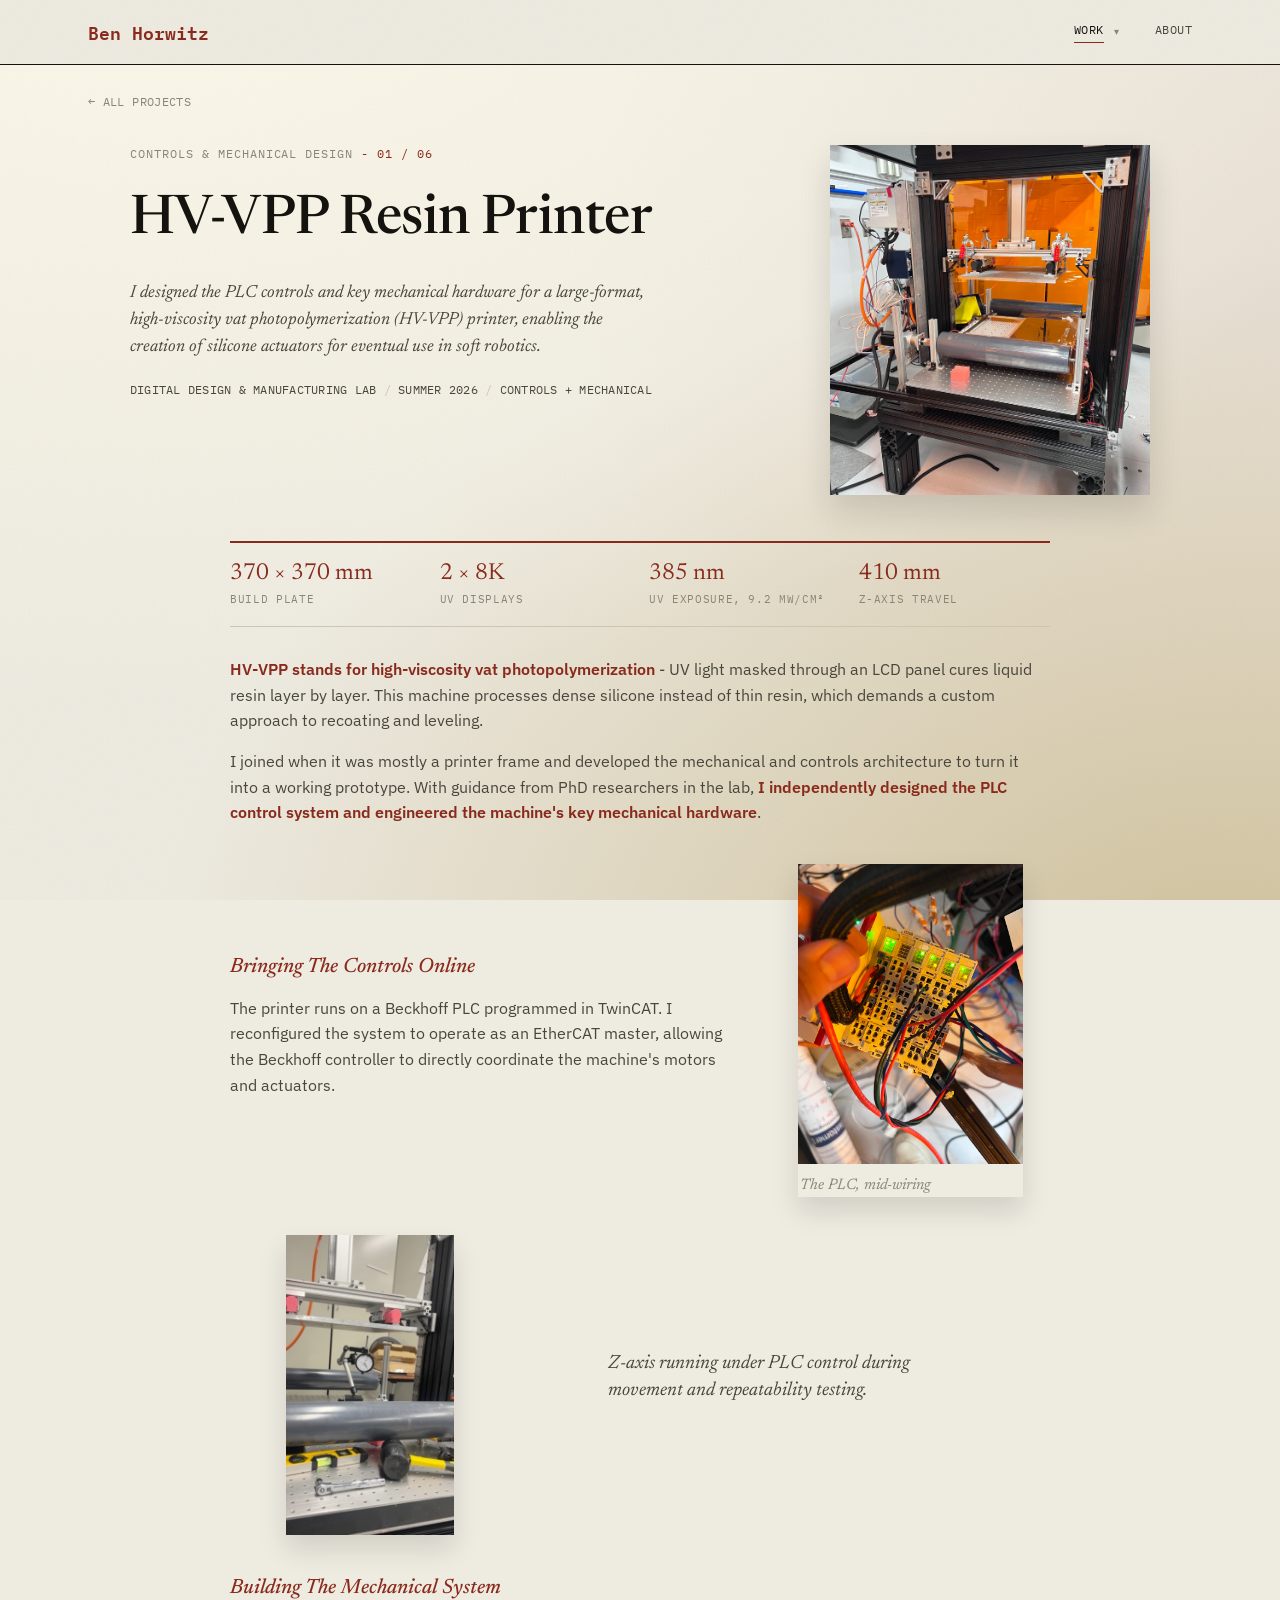
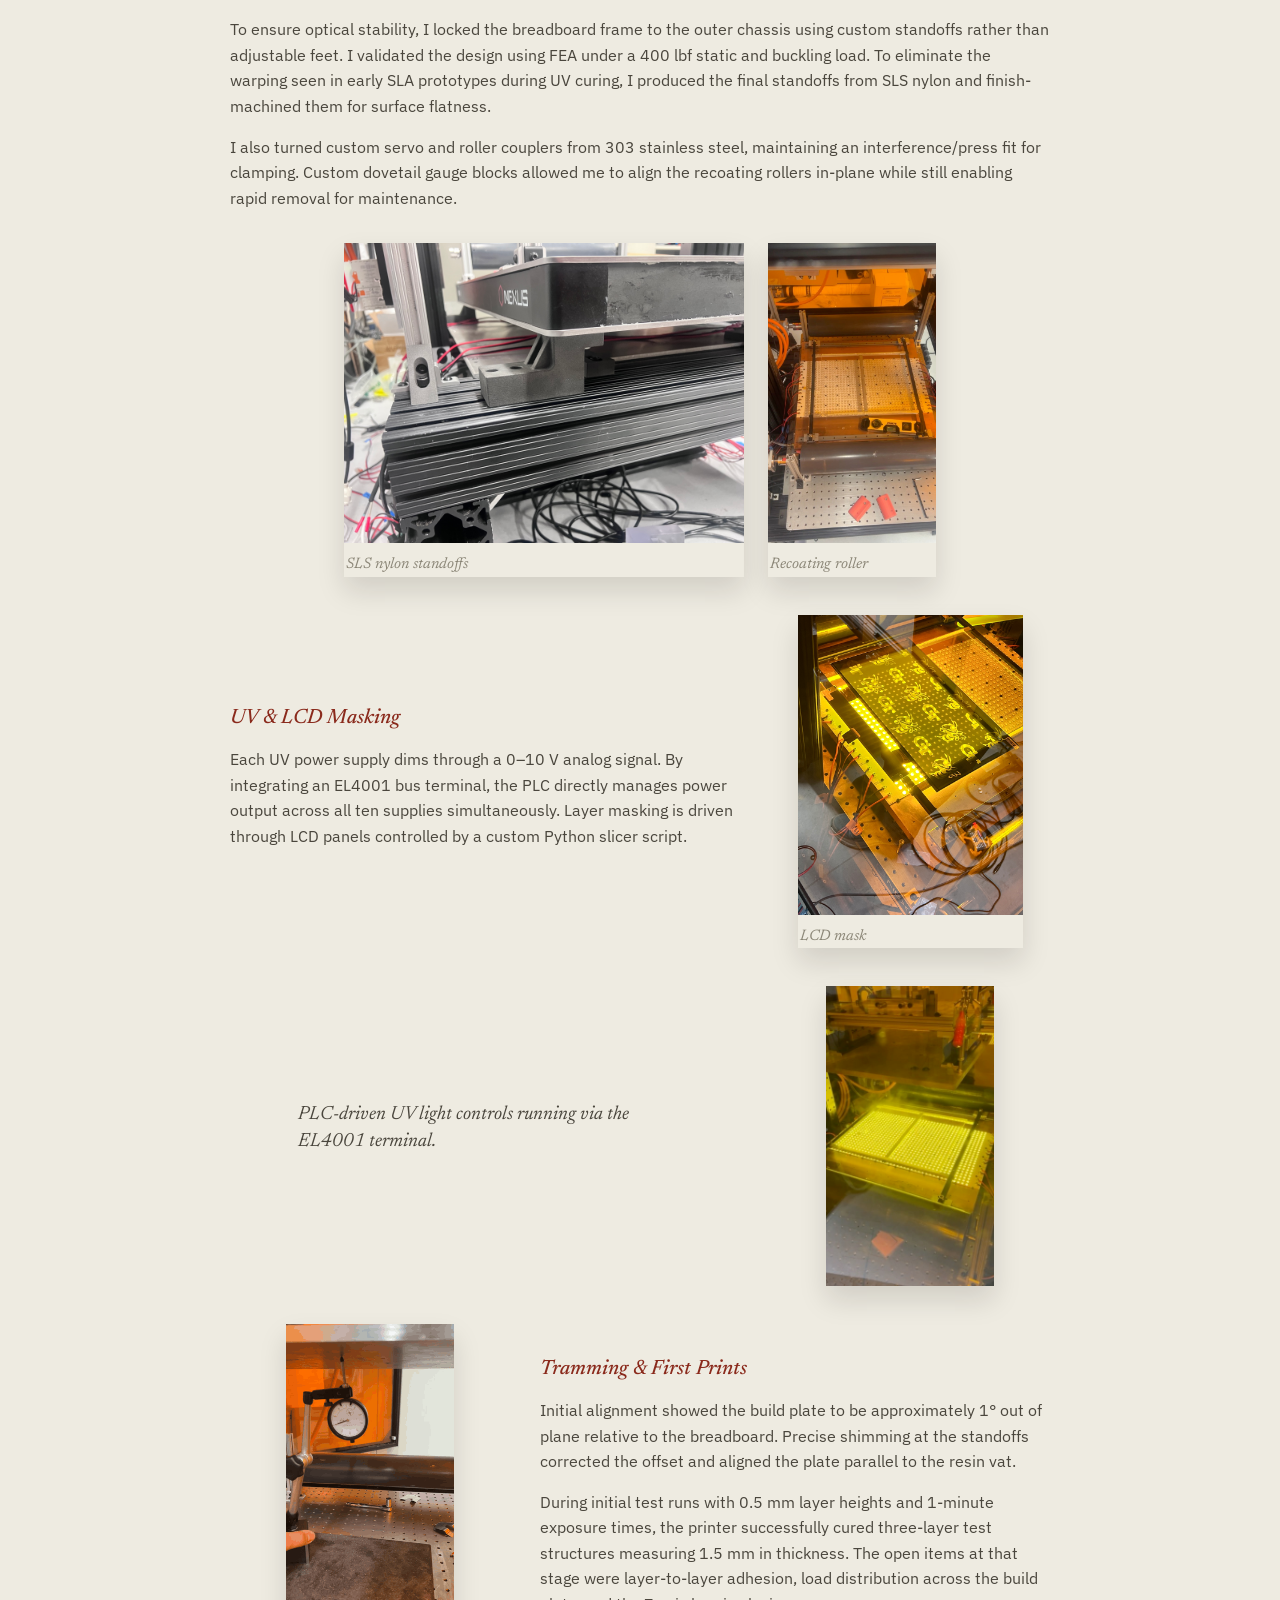
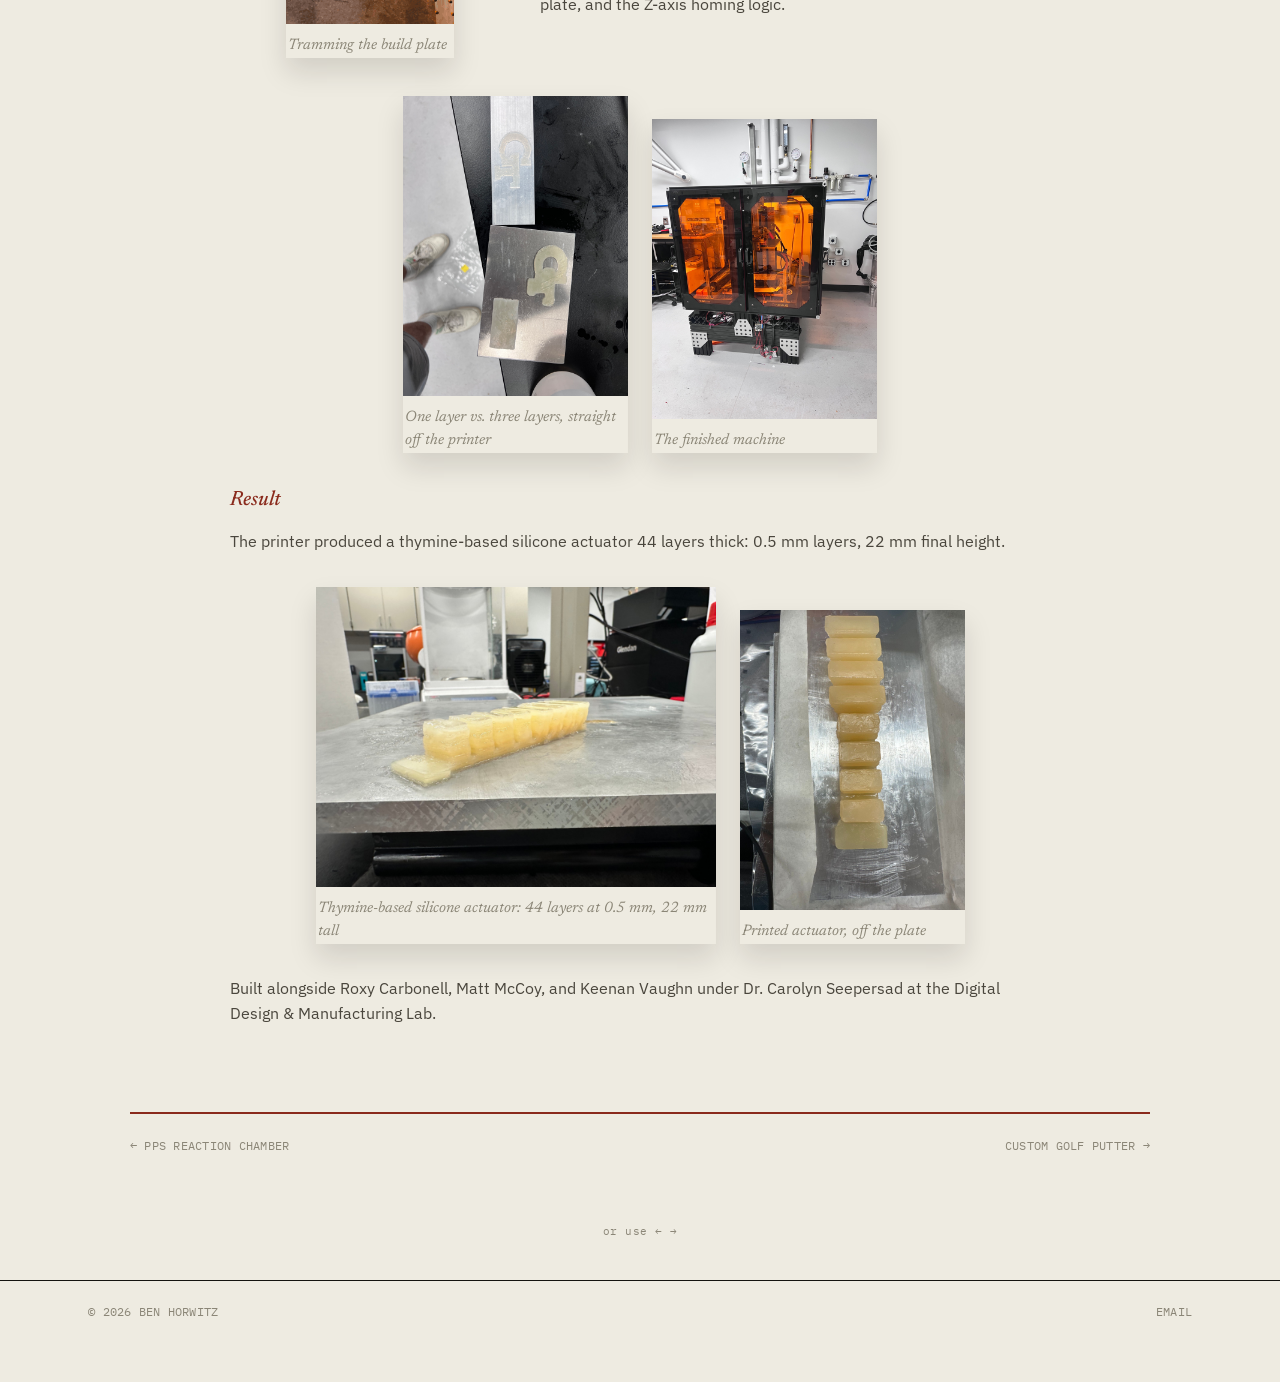
<file: projects/hv-vpp.html>
<!DOCTYPE html>
<html lang="en">
<head>
<meta charset="UTF-8">
<meta name="viewport" content="width=device-width, initial-scale=1.0">
<title>HV-VPP Resin Printer - Ben Horwitz</title>
<meta name="description" content="Ben Horwitz's HV-VPP resin printer: a large-format vat photopolymerization system for high-viscosity silicone, with PLC controls and custom mechanical hardware.">
<link rel="canonical" href="https://ben-horwitz.com/projects/hv-vpp.html">
<meta name="author" content="Ben Horwitz">
<meta property="og:site_name" content="Ben Horwitz">
<meta property="og:type" content="article">
<meta property="og:title" content="HV-VPP Resin Printer - Ben Horwitz">
<meta property="og:description" content="Ben Horwitz's HV-VPP resin printer: a large-format vat photopolymerization system for high-viscosity silicone, with PLC controls and custom mechanical hardware.">
<meta property="og:url" content="https://ben-horwitz.com/projects/hv-vpp.html">
<meta property="og:image" content="https://ben-horwitz.com/assets/img/hv-vpp-inside-machine.jpg">
<meta name="twitter:card" content="summary_large_image">
<link rel="preconnect" href="https://fonts.googleapis.com">
<link rel="preconnect" href="https://fonts.gstatic.com" crossorigin>
<link href="https://fonts.googleapis.com/css2?family=Newsreader:ital,opsz,wght@0,6..72,400..700;1,6..72,400..700&family=IBM+Plex+Sans:wght@400;500;600;700&family=IBM+Plex+Mono:wght@400;500;600;700&display=swap" rel="stylesheet">
<link rel="stylesheet" href="../css/style.css?v=35">
</head>
<body>

<header class="site-header">
  <div class="wrap">
    <a href="../index.html" class="brand">Ben <span>Horwitz</span></a>
    <nav class="nav-links">
      <div class="nav-work">

        <a href="../index.html" class="active">Work</a>

        <button class="nav-work-toggle" aria-label="Browse projects" aria-expanded="false">&#9662;</button>

        <div class="nav-work-menu">

          <a href="hv-vpp.html" class="current"><span>01</span>HV-VPP Resin Printer</a>

          <a href="putter.html"><span>02</span>Custom Golf Putter</a>

          <a href="quick-release.html"><span>03</span>Quick-Release Harperizer Lids</a>

          <a href="golf-ball-placer.html"><span>04</span>Golf Ball & Tee Placer</a>

          <a href="escapement.html"><span>05</span>Escapement Mechanism</a>

          <a href="pps-reaction-chamber.html"><span>06</span>PPS Reaction Chamber</a>

        </div>

      </div>
      <a href="../about.html">About</a>
    </nav>
    <button class="nav-toggle" aria-label="Toggle menu">☰</button>
  </div>
</header>

<div class="wrap">
  <a class="back-link" href="../index.html">&larr; All Projects</a>

  <div class="project-hero project-hero--flagship">
    <div class="project-hero-layout">
      <div>
        <p class="eyebrow">Controls &amp; Mechanical Design <span class="eyebrow-index">- 01 / 06</span></p>
        <h1>HV-VPP Resin Printer</h1>
        <p class="tagline">
          I designed the PLC controls and key mechanical hardware for a
          large-format, high-viscosity vat photopolymerization (HV-VPP)
          printer, enabling the creation of silicone actuators for eventual
          use in soft robotics.
        </p>
        <dl class="spec-row">
          <div><dt>Lab</dt><dd>Digital Design &amp; Manufacturing Lab</dd></div>
          <div><dt>Duration</dt><dd>Summer 2026</dd></div>
          <div><dt>Role</dt><dd>Controls + Mechanical</dd></div>
        </dl>
      </div>
      <div class="media-side" data-lightbox="../assets/img/hv-vpp-inside-machine.jpg"
           data-caption="Inside the machine - Z-axis, build plate, and breadboard.">
        <img src="../assets/img/hv-vpp-inside-machine.jpg" alt="Inside the HV-VPP printer">
      </div>
    </div>
  </div>

  <div class="story">
    <div class="stat-row">
      <div class="stat"><span class="stat-value">370 &times; 370 mm</span><span class="stat-label">Build Plate</span></div>
      <div class="stat"><span class="stat-value">2 &times; 8K</span><span class="stat-label">UV Displays</span></div>
      <div class="stat"><span class="stat-value">385 nm</span><span class="stat-label">UV Exposure, 9.2 mW/cm&sup2;</span></div>
      <div class="stat"><span class="stat-value">410 mm</span><span class="stat-label">Z-Axis Travel</span></div>
    </div>

    <div class="story-text">
      <p>
        <strong>HV-VPP stands for high-viscosity vat photopolymerization</strong>
        - UV light masked through an LCD panel cures liquid resin layer by
        layer. This machine processes dense silicone instead of thin resin,
        which demands a custom approach to recoating and leveling.
      </p>
      <p>
        I joined when it was mostly a printer frame and developed the
        mechanical and controls architecture to turn it into a working
        prototype. With guidance from PhD researchers in the lab,
        <strong>I independently designed the PLC control system and
        engineered the machine's key mechanical hardware</strong>.
      </p>
    </div>

    <div class="story-row">
      <div class="story-text">
        <h3>Bringing The Controls Online</h3>
        <p>
          The printer runs on a Beckhoff PLC programmed in TwinCAT. I
          reconfigured the system to operate as an EtherCAT master, allowing
          the Beckhoff controller to directly coordinate the machine's
          motors and actuators.
        </p>
      </div>
      <figure class="story-media" data-lightbox="../assets/img/hv-vpp-plc.jpg"
              data-caption="The Beckhoff PLC running the printer's full controls framework.">
        <img src="../assets/img/hv-vpp-plc.jpg" alt="PLC controller">
        <figcaption>The PLC, mid-wiring</figcaption>
      </figure>
    </div>

    <div class="story-row story-row--reverse">
      <figure class="story-media" data-lightbox="../assets/video/hv-vpp-z-axis-reliability.mp4"
              data-caption="Testing Z-axis movement and repeatability once it was running through the PLC."
              data-playback-rate="2">
        <video muted loop playsinline preload="none"
               poster="../assets/img/posters/hv-vpp-z-axis-reliability-poster.jpg"
               data-autoplay-preview data-playback-rate="2">
          <source src="../assets/video/hv-vpp-z-axis-reliability.mp4" type="video/mp4">
        </video>
      </figure>
      <div class="story-text story-text--note">
        <p>Z-axis running under PLC control during movement and repeatability testing.</p>
      </div>
    </div>

    <div class="story-text">
      <h3>Building The Mechanical System</h3>
      <p>
        To ensure optical stability, I locked the breadboard frame to the
        outer chassis using custom standoffs rather than adjustable feet. I
        validated the design using FEA under a 400&nbsp;lbf static and
        buckling load. To eliminate the warping seen in early SLA prototypes
        during UV curing, I produced the final standoffs from SLS nylon and
        finish-machined them for surface flatness.
      </p>
      <p>
        I also turned custom servo and roller couplers from 303 stainless
        steel, maintaining an interference/press fit for clamping. Custom
        dovetail gauge blocks allowed me to align the recoating rollers
        in-plane while still enabling rapid removal for maintenance.
      </p>
    </div>

    <div class="story-media-pair">
      <figure class="story-media" data-lightbox="../assets/img/hv-vpp-nylon-parts.jpg"
              data-caption="SLS-nylon standoffs, corner brackets, and light mount, printed after SLA warped under UV.">
        <img src="../assets/img/hv-vpp-nylon-parts.jpg" alt="Nylon printed parts">
        <figcaption>SLS nylon standoffs</figcaption>
      </figure>

      <figure class="story-media" data-lightbox="../assets/video/hv-vpp-roller-moving.mp4"
              data-caption="The recoating roller, aligned and moving resin back into place between layers.">
        <video muted loop playsinline preload="none"
               poster="../assets/img/posters/hv-vpp-roller-moving-poster.jpg"
               data-autoplay-preview>
          <source src="../assets/video/hv-vpp-roller-moving.mp4" type="video/mp4">
        </video>
        <figcaption>Recoating roller</figcaption>
      </figure>
    </div>

    <div class="story-row">
      <div class="story-text">
        <h3>UV &amp; LCD Masking</h3>
        <p>
          Each UV power supply dims through a 0–10&nbsp;V analog signal. By
          integrating an EL4001 bus terminal, the PLC directly manages
          power output across all ten supplies simultaneously. Layer
          masking is driven through LCD panels controlled by a custom
          Python slicer script.
        </p>
      </div>
      <figure class="story-media" data-lightbox="../assets/img/hv-vpp-lcd-mask.jpg"
              data-caption="The LCD panel that masks UV light per layer.">
        <img src="../assets/img/hv-vpp-lcd-mask.jpg" alt="LCD masking panel">
        <figcaption>LCD mask</figcaption>
      </figure>
    </div>

    <div class="story-row">
      <div class="story-text story-text--note">
        <p>PLC-driven UV light controls running via the EL4001 terminal.</p>
      </div>
      <figure class="story-media" data-lightbox="../assets/video/hv-vpp-uv-light-controls.mp4"
              data-caption="PLC-driven UV light controls, after the EL4001 fix.">
        <video muted loop playsinline preload="none"
               poster="../assets/img/posters/hv-vpp-uv-light-controls-poster.jpg"
               data-autoplay-preview>
          <source src="../assets/video/hv-vpp-uv-light-controls.mp4" type="video/mp4">
        </video>
      </figure>
    </div>

    <div class="story-row story-row--reverse">
      <figure class="story-media" data-lightbox="../assets/gif/hv-vpp-tramming.gif"
              data-caption="Tramming the build plate parallel to the resin vat.">
        <img src="../assets/gif/hv-vpp-tramming.gif" alt="Tramming the printer build plate">
        <figcaption>Tramming the build plate</figcaption>
      </figure>
      <div class="story-text">
        <h3>Tramming &amp; First Prints</h3>
        <p>
          Initial alignment showed the build plate to be approximately 1°
          out of plane relative to the breadboard. Precise shimming at the
          standoffs corrected the offset and aligned the plate parallel to
          the resin vat.
        </p>
        <p>
          During initial test runs with 0.5&nbsp;mm layer heights and
          1-minute exposure times, the printer successfully cured
          three-layer test structures measuring 1.5&nbsp;mm in thickness.
          The open items at that stage were layer-to-layer adhesion, load
          distribution across the build plate, and the Z-axis homing
          logic.
        </p>
      </div>
    </div>

    <div class="story-media-pair">
      <figure class="story-media" data-lightbox="../assets/img/hv-vpp-parts.jpg"
              data-caption="Actual prints off the machine: one 0.5mm layer (left) next to three stacked 0.5mm layers (right), checking adhesion between layers.">
        <img src="../assets/img/hv-vpp-parts.jpg" alt="Test prints from the HV-VPP printer">
        <figcaption>One layer vs. three layers, straight off the printer</figcaption>
      </figure>

      <figure class="story-media" data-lightbox="../assets/img/hv-vpp-printer-outside.jpg"
              data-caption="The finished machine.">
        <img src="../assets/img/hv-vpp-printer-outside.jpg" alt="Printer, exterior view">
        <figcaption>The finished machine</figcaption>
      </figure>
    </div>

    <div class="story-text">
      <h3>Result</h3>
      <p>
        The printer produced a thymine-based silicone actuator 44 layers
        thick: 0.5&nbsp;mm layers, 22&nbsp;mm final height.
      </p>
    </div>

    <div class="story-media-pair">
      <figure class="story-media" data-lightbox="../assets/img/hv-vpp-actuator-print.jpg"
              data-caption="Thymine-based silicone actuator, printed on the build plate: 44 layers at 0.5 mm layer thickness, 22 mm final height.">
        <img src="../assets/img/hv-vpp-actuator-print.jpg" alt="Thymine-based silicone actuator printed on the build plate">
        <figcaption>Thymine-based silicone actuator: 44 layers at 0.5 mm, 22 mm tall</figcaption>
      </figure>

      <figure class="story-media" data-lightbox="../assets/img/hv-vpp-actuator-parts.jpg"
              data-caption="Thymine-based silicone actuator after printing: 44 layers at 0.5 mm layer thickness, 22 mm final height.">
        <img src="../assets/img/hv-vpp-actuator-parts.jpg" alt="Thymine-based silicone actuator after printing">
        <figcaption>Printed actuator, off the plate</figcaption>
      </figure>
    </div>

    <div class="story-text">
      <p>
        Built alongside Roxy Carbonell, Matt McCoy, and Keenan Vaughn under
        Dr.&nbsp;Carolyn Seepersad at the Digital Design &amp; Manufacturing
        Lab.
      </p>
    </div>
  </div>

  <div class="project-nav">
    <a href="pps-reaction-chamber.html">&larr; PPS Reaction Chamber</a>
    <a href="putter.html">Custom Golf Putter &rarr;</a>
  </div>
</div>

<footer class="site-footer">
  <div class="wrap">
    <span>&copy; <span id="year"></span> Ben Horwitz</span>
    <div class="footer-links">
      <a href="mailto:benhorwitz05@gmail.com">Email</a>
    </div>
  </div>
</footer>

<script>document.getElementById('year').textContent = new Date().getFullYear();</script>
<script src="../js/main.js?v=3"></script>
</body>
</html>
</file>
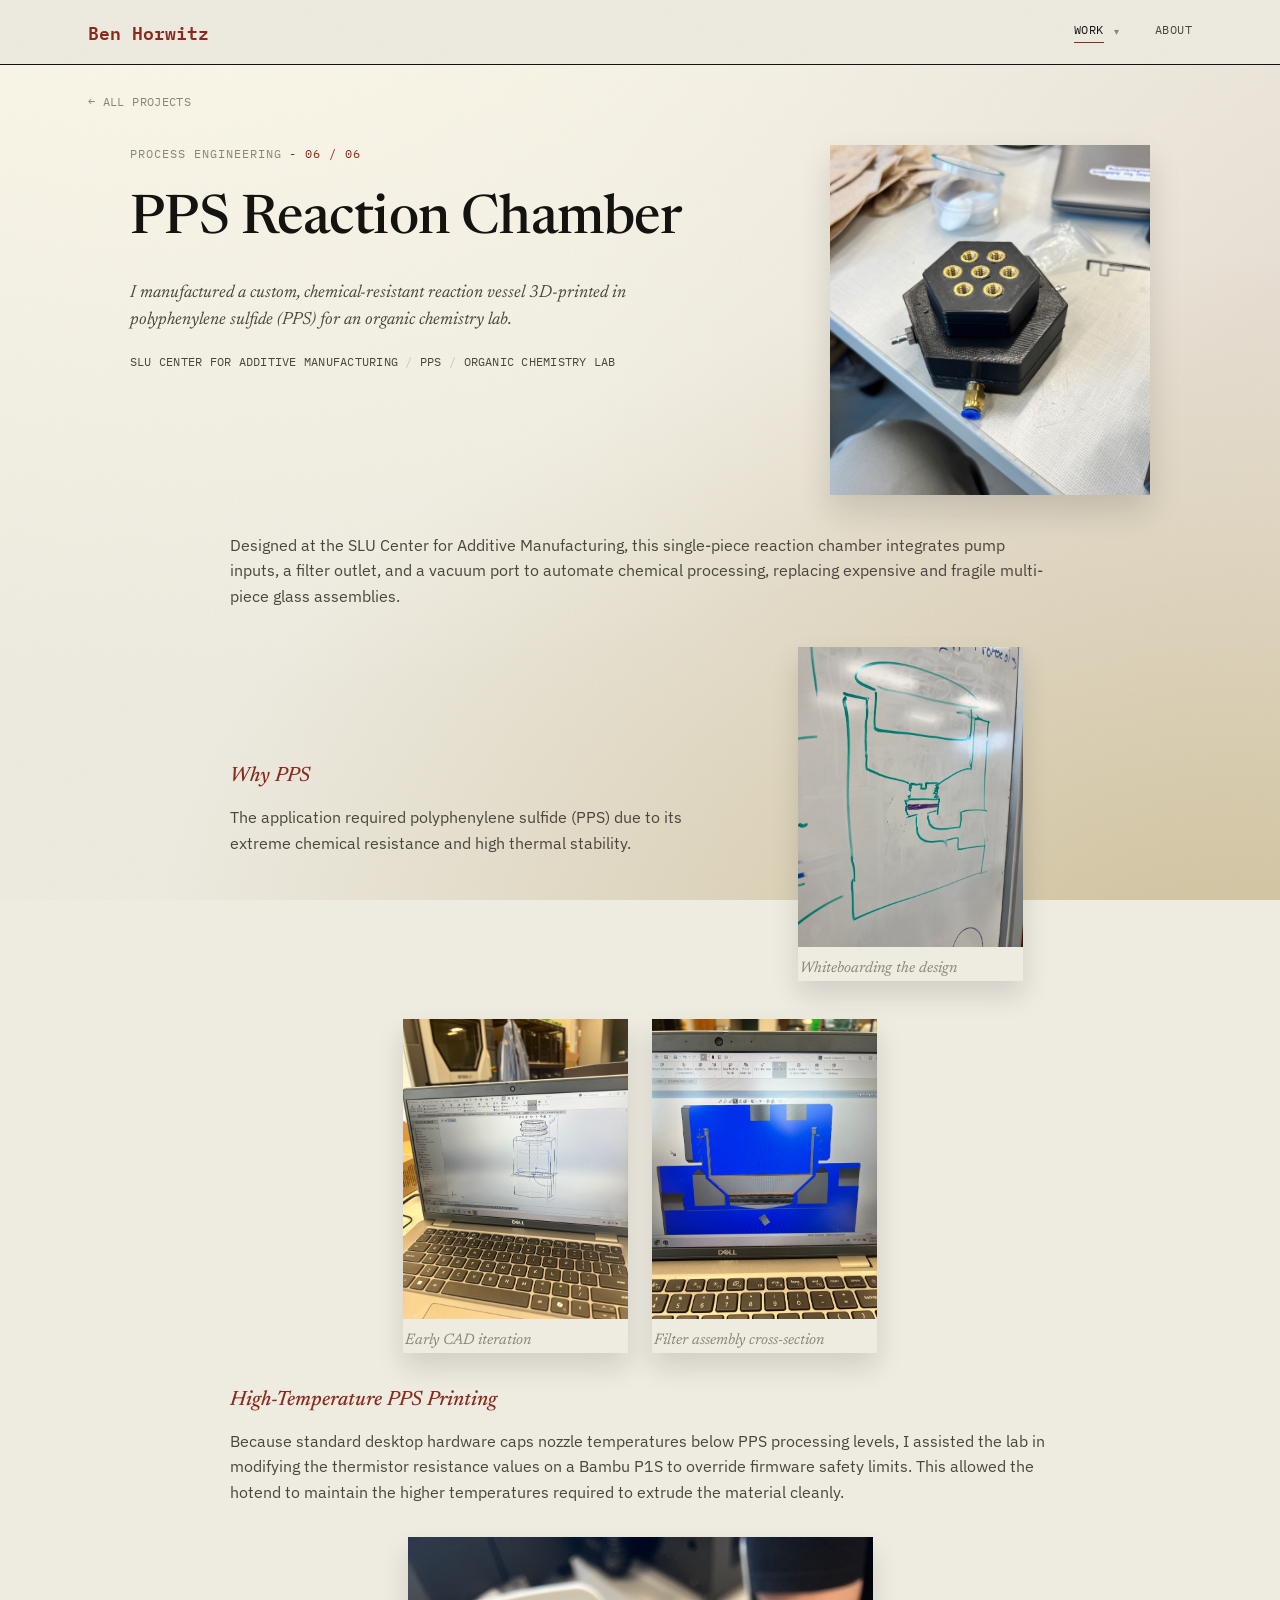
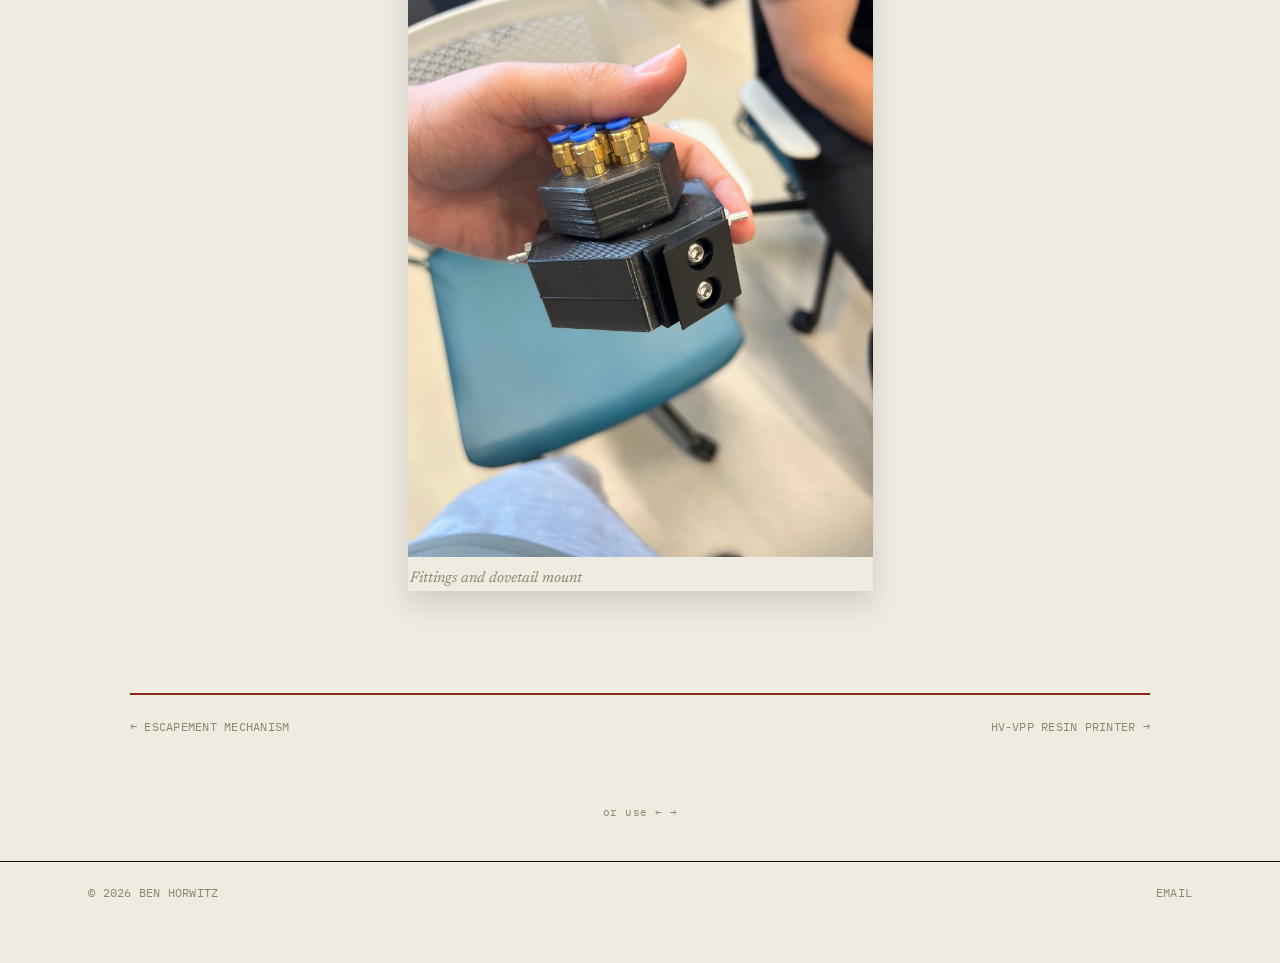
<file: projects/pps-reaction-chamber.html>
<!DOCTYPE html>
<html lang="en">
<head>
<meta charset="UTF-8">
<meta name="viewport" content="width=device-width, initial-scale=1.0">
<title>PPS Reaction Chamber - Ben Horwitz</title>
<meta name="description" content="A custom reaction chamber for an organic chemistry lab, 3D printed in PPS by Ben Horwitz at the SLU Center for Additive Manufacturing.">
<link rel="canonical" href="https://ben-horwitz.com/projects/pps-reaction-chamber.html">
<meta name="author" content="Ben Horwitz">
<meta property="og:site_name" content="Ben Horwitz">
<meta property="og:type" content="article">
<meta property="og:title" content="PPS Reaction Chamber - Ben Horwitz">
<meta property="og:description" content="A custom reaction chamber for an organic chemistry lab, 3D printed in PPS by Ben Horwitz at the SLU Center for Additive Manufacturing.">
<meta property="og:url" content="https://ben-horwitz.com/projects/pps-reaction-chamber.html">
<meta property="og:image" content="https://ben-horwitz.com/assets/img/pps-reaction-chamber-1.jpg">
<meta name="twitter:card" content="summary_large_image">
<link rel="preconnect" href="https://fonts.googleapis.com">
<link rel="preconnect" href="https://fonts.gstatic.com" crossorigin>
<link href="https://fonts.googleapis.com/css2?family=Newsreader:ital,opsz,wght@0,6..72,400..700;1,6..72,400..700&family=IBM+Plex+Sans:wght@400;500;600;700&family=IBM+Plex+Mono:wght@400;500;600;700&display=swap" rel="stylesheet">
<link rel="stylesheet" href="../css/style.css?v=35">
</head>
<body>

<header class="site-header">
  <div class="wrap">
    <a href="../index.html" class="brand">Ben <span>Horwitz</span></a>
    <nav class="nav-links">
      <div class="nav-work">

        <a href="../index.html" class="active">Work</a>

        <button class="nav-work-toggle" aria-label="Browse projects" aria-expanded="false">&#9662;</button>

        <div class="nav-work-menu">

          <a href="hv-vpp.html"><span>01</span>HV-VPP Resin Printer</a>

          <a href="putter.html"><span>02</span>Custom Golf Putter</a>

          <a href="quick-release.html"><span>03</span>Quick-Release Harperizer Lids</a>

          <a href="golf-ball-placer.html"><span>04</span>Golf Ball & Tee Placer</a>

          <a href="escapement.html"><span>05</span>Escapement Mechanism</a>

          <a href="pps-reaction-chamber.html" class="current"><span>06</span>PPS Reaction Chamber</a>

        </div>

      </div>
      <a href="../about.html">About</a>
    </nav>
    <button class="nav-toggle" aria-label="Toggle menu">☰</button>
  </div>
</header>

<div class="wrap">
  <a class="back-link" href="../index.html">&larr; All Projects</a>

  <div class="project-hero project-hero--lead-image">
    <div class="project-hero-layout">
      <div>
        <p class="eyebrow">Process Engineering <span class="eyebrow-index">- 06 / 06</span></p>
        <h1>PPS Reaction Chamber</h1>
        <p class="tagline">
          I manufactured a custom, chemical-resistant reaction vessel
          3D-printed in polyphenylene sulfide (PPS) for an organic
          chemistry lab.
        </p>
        <dl class="spec-row">
          <div><dt>Lab</dt><dd>SLU Center for Additive Manufacturing</dd></div>
          <div><dt>Material</dt><dd>PPS</dd></div>
          <div><dt>For</dt><dd>Organic Chemistry Lab</dd></div>
        </dl>
      </div>
      <div class="media-side" data-lightbox="../assets/img/pps-reaction-chamber-1.jpg"
           data-caption="The finished reaction chamber.">
        <img src="../assets/img/pps-reaction-chamber-1.jpg" alt="PPS reaction chamber">
      </div>
    </div>
  </div>

  <div class="story">
    <div class="story-text">
      <p>
        Designed at the SLU Center for Additive Manufacturing, this
        single-piece reaction chamber integrates pump inputs, a filter
        outlet, and a vacuum port to automate chemical processing,
        replacing expensive and fragile multi-piece glass assemblies.
      </p>
    </div>

    <div class="story-row">
      <div class="story-text">
        <h3>Why PPS</h3>
        <p>
          The application required polyphenylene sulfide (PPS) due to its
          extreme chemical resistance and high thermal stability.
        </p>
      </div>
      <figure class="story-media" data-lightbox="../assets/img/pps-drawing.jpg"
              data-caption="Early whiteboard sketch of the chamber and filter geometry.">
        <img src="../assets/img/pps-drawing.jpg" alt="Whiteboard sketch of the reaction chamber design">
        <figcaption>Whiteboarding the design</figcaption>
      </figure>
    </div>

    <div class="story-media-pair">
      <figure class="story-media" data-lightbox="../assets/img/pps-cad-early.jpg"
              data-caption="An early CAD iteration of the chamber body.">
        <img src="../assets/img/pps-cad-early.jpg" alt="Early CAD iteration of the reaction chamber">
        <figcaption>Early CAD iteration</figcaption>
      </figure>
      <figure class="story-media" data-lightbox="../assets/img/pps-cad-slice.jpg"
              data-caption="Cross-section through the filter assembly between the two chamber halves.">
        <img src="../assets/img/pps-cad-slice.jpg" alt="CAD cross-section showing the filter assembly">
        <figcaption>Filter assembly cross-section</figcaption>
      </figure>
    </div>

    <div class="story-text">
      <h3>High-Temperature PPS Printing</h3>
      <p>
        Because standard desktop hardware caps nozzle temperatures below
        PPS processing levels, I assisted the lab in modifying the
        thermistor resistance values on a Bambu P1S to override firmware
        safety limits. This allowed the hotend to maintain the higher
        temperatures required to extrude the material cleanly.
      </p>
    </div>

    <figure class="story-media tall" data-lightbox="../assets/img/pps-reaction-chamber-2.jpg"
            data-caption="The finished chamber, with pneumatic fittings for the pump and vacuum lines and a dovetail mount.">
      <img src="../assets/img/pps-reaction-chamber-2.jpg" alt="Finished PPS reaction chamber with fittings">
      <figcaption>Fittings and dovetail mount</figcaption>
    </figure>
  </div>

  <div class="project-nav">
    <a href="escapement.html">&larr; Escapement Mechanism</a>
    <a href="hv-vpp.html">HV-VPP Resin Printer &rarr;</a>
  </div>
</div>

<footer class="site-footer">
  <div class="wrap">
    <span>&copy; <span id="year"></span> Ben Horwitz</span>
    <div class="footer-links">
      <a href="mailto:benhorwitz05@gmail.com">Email</a>
    </div>
  </div>
</footer>

<script>document.getElementById('year').textContent = new Date().getFullYear();</script>
<script src="../js/main.js?v=3"></script>
</body>
</html>
</file>
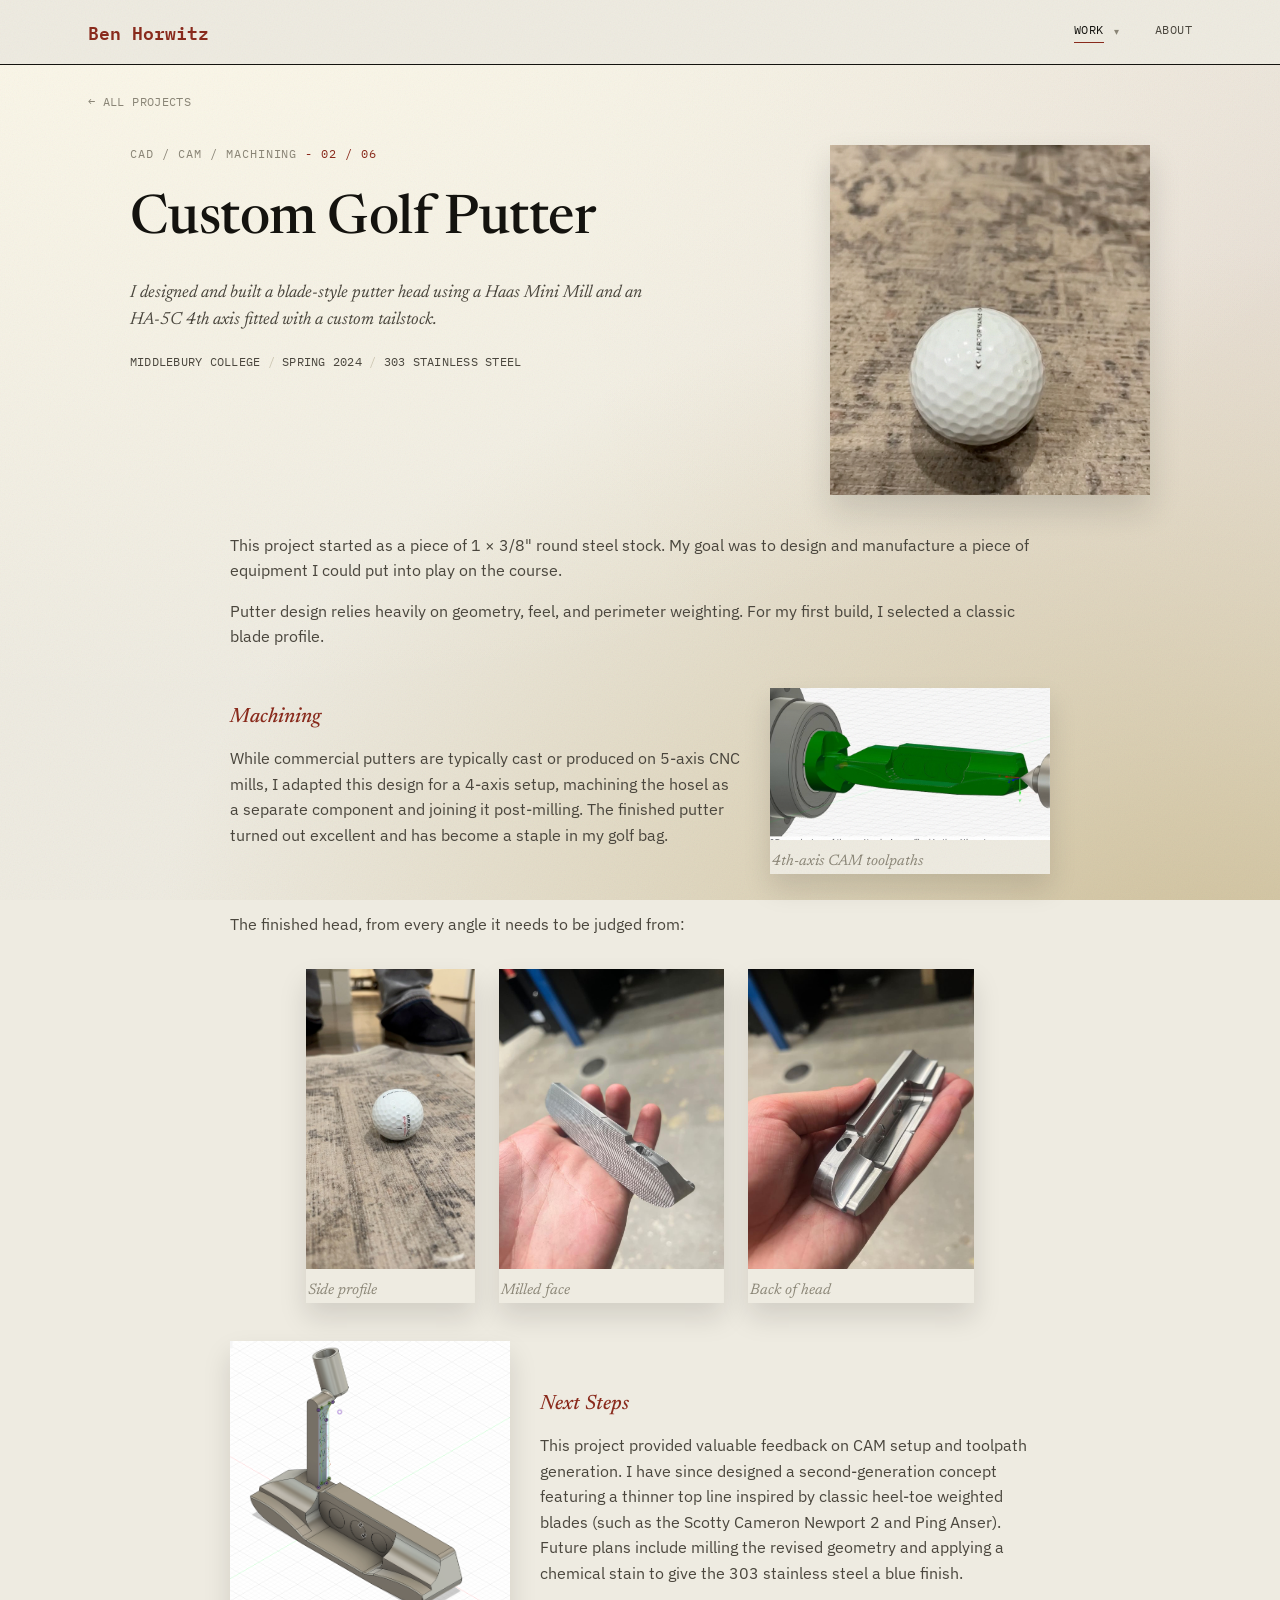
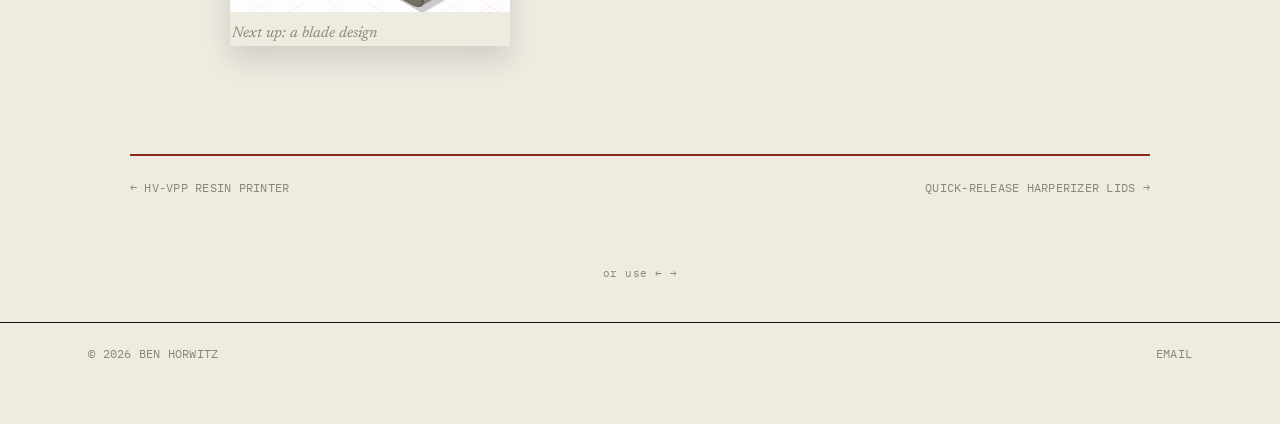
<file: projects/putter.html>
<!DOCTYPE html>
<html lang="en">
<head>
<meta charset="UTF-8">
<meta name="viewport" content="width=device-width, initial-scale=1.0">
<title>Custom Golf Putter - Ben Horwitz</title>
<meta name="description" content="A blade-style golf putter designed and machined from 303 stainless steel on a 4th-axis CNC mill by Ben Horwitz at Middlebury College.">
<link rel="canonical" href="https://ben-horwitz.com/projects/putter.html">
<meta name="author" content="Ben Horwitz">
<meta property="og:site_name" content="Ben Horwitz">
<meta property="og:type" content="article">
<meta property="og:title" content="Custom Golf Putter - Ben Horwitz">
<meta property="og:description" content="A blade-style golf putter designed and machined from 303 stainless steel on a 4th-axis CNC mill by Ben Horwitz at Middlebury College.">
<meta property="og:url" content="https://ben-horwitz.com/projects/putter.html">
<meta property="og:image" content="https://ben-horwitz.com/assets/img/posters/putter-head-on-poster.jpg">
<meta name="twitter:card" content="summary_large_image">
<link rel="preconnect" href="https://fonts.googleapis.com">
<link rel="preconnect" href="https://fonts.gstatic.com" crossorigin>
<link href="https://fonts.googleapis.com/css2?family=Newsreader:ital,opsz,wght@0,6..72,400..700;1,6..72,400..700&family=IBM+Plex+Sans:wght@400;500;600;700&family=IBM+Plex+Mono:wght@400;500;600;700&display=swap" rel="stylesheet">
<link rel="stylesheet" href="../css/style.css?v=35">
</head>
<body>

<header class="site-header">
  <div class="wrap">
    <a href="../index.html" class="brand">Ben <span>Horwitz</span></a>
    <nav class="nav-links">
      <div class="nav-work">

        <a href="../index.html" class="active">Work</a>

        <button class="nav-work-toggle" aria-label="Browse projects" aria-expanded="false">&#9662;</button>

        <div class="nav-work-menu">

          <a href="hv-vpp.html"><span>01</span>HV-VPP Resin Printer</a>

          <a href="putter.html" class="current"><span>02</span>Custom Golf Putter</a>

          <a href="quick-release.html"><span>03</span>Quick-Release Harperizer Lids</a>

          <a href="golf-ball-placer.html"><span>04</span>Golf Ball & Tee Placer</a>

          <a href="escapement.html"><span>05</span>Escapement Mechanism</a>

          <a href="pps-reaction-chamber.html"><span>06</span>PPS Reaction Chamber</a>

        </div>

      </div>
      <a href="../about.html">About</a>
    </nav>
    <button class="nav-toggle" aria-label="Toggle menu">☰</button>
  </div>
</header>

<div class="wrap">
  <a class="back-link" href="../index.html">&larr; All Projects</a>

  <div class="project-hero project-hero--lead-image">
    <div class="project-hero-layout">
      <div>
        <p class="eyebrow">CAD / CAM / Machining <span class="eyebrow-index">- 02 / 06</span></p>
        <h1>Custom Golf Putter</h1>
        <p class="tagline">
          I designed and built a blade-style putter head using a Haas Mini
          Mill and an HA-5C 4th axis fitted with a custom tailstock.
        </p>
        <dl class="spec-row">
          <div><dt>Location</dt><dd>Middlebury College</dd></div>
          <div><dt>Date</dt><dd>Spring 2024</dd></div>
          <div><dt>Material</dt><dd>303 Stainless Steel</dd></div>
        </dl>
      </div>
      <div class="media-side" data-lightbox="../assets/video/putter-head-on.mp4"
           data-caption="The finished putter head, milled from 303 stainless steel.">
        <video muted loop playsinline preload="none"
               poster="../assets/img/posters/putter-head-on-poster.jpg"
               data-autoplay-preview>
          <source src="../assets/video/putter-head-on.mp4" type="video/mp4">
        </video>
      </div>
    </div>
  </div>

  <div class="story">
    <div class="story-text">
      <p>
        This project started as a piece of 1 &times; 3/8" round steel stock.
        My goal was to design and manufacture a piece of equipment I could
        put into play on the course.
      </p>
      <p>
        Putter design relies heavily on geometry, feel, and perimeter
        weighting. For my first build, I selected a classic blade profile.
      </p>
    </div>

    <div class="story-row">
      <div class="story-text">
        <h3>Machining</h3>
        <p>
          While commercial putters are typically cast or produced on 5-axis
          CNC mills, I adapted this design for a 4-axis setup, machining the
          hosel as a separate component and joining it post-milling. The
          finished putter turned out excellent and has become a staple in
          my golf bag.
        </p>
      </div>
      <figure class="story-media" data-lightbox="../assets/img/putter-cam.png"
              data-caption="CAM toolpaths for milling the head on a 4th axis.">
        <img src="../assets/img/putter-cam.png" alt="Putter CAM toolpaths">
        <figcaption>4th-axis CAM toolpaths</figcaption>
      </figure>
    </div>

    <div class="story-text">
      <p>The finished head, from every angle it needs to be judged from:</p>
    </div>

    <div class="story-media-pair">
      <figure class="story-media" data-lightbox="../assets/video/putter-side-view.mp4"
              data-caption="Side profile of the finished putter head.">
        <video muted loop playsinline preload="none"
               poster="../assets/img/posters/putter-side-view-poster.jpg"
               data-autoplay-preview>
          <source src="../assets/video/putter-side-view.mp4" type="video/mp4">
        </video>
        <figcaption>Side profile</figcaption>
      </figure>
      <figure class="story-media" data-lightbox="../assets/img/putter-face.jpg"
              data-caption="The milled putter face.">
        <img src="../assets/img/putter-face.jpg" alt="Putter face, milled finish">
        <figcaption>Milled face</figcaption>
      </figure>
      <figure class="story-media" data-lightbox="../assets/img/putter-back.jpg"
              data-caption="Back of the putter head.">
        <img src="../assets/img/putter-back.jpg" alt="Putter back">
        <figcaption>Back of head</figcaption>
      </figure>
    </div>

    <div class="story-row story-row--reverse">
      <figure class="story-media" data-lightbox="../assets/img/putter-cad.png"
              data-caption="CAD concept for a thinner, blade-style follow-up.">
        <img src="../assets/img/putter-cad.png" alt="Putter CAD model">
        <figcaption>Next up: a blade design</figcaption>
      </figure>
      <div class="story-text">
        <h3>Next Steps</h3>
        <p>
          This project provided valuable feedback on CAM setup and toolpath
          generation. I have since designed a second-generation concept
          featuring a thinner top line inspired by classic heel-toe weighted
          blades (such as the Scotty Cameron Newport 2 and Ping Anser).
          Future plans include milling the revised geometry and applying a
          chemical stain to give the 303 stainless steel a blue finish.
        </p>
      </div>
    </div>
  </div>

  <div class="project-nav">
    <a href="hv-vpp.html">&larr; HV-VPP Resin Printer</a>
    <a href="quick-release.html">Quick-Release Harperizer Lids &rarr;</a>
  </div>
</div>

<footer class="site-footer">
  <div class="wrap">
    <span>&copy; <span id="year"></span> Ben Horwitz</span>
    <div class="footer-links">
      <a href="mailto:benhorwitz05@gmail.com">Email</a>
    </div>
  </div>
</footer>

<script>document.getElementById('year').textContent = new Date().getFullYear();</script>
<script src="../js/main.js?v=3"></script>
</body>
</html>
</file>
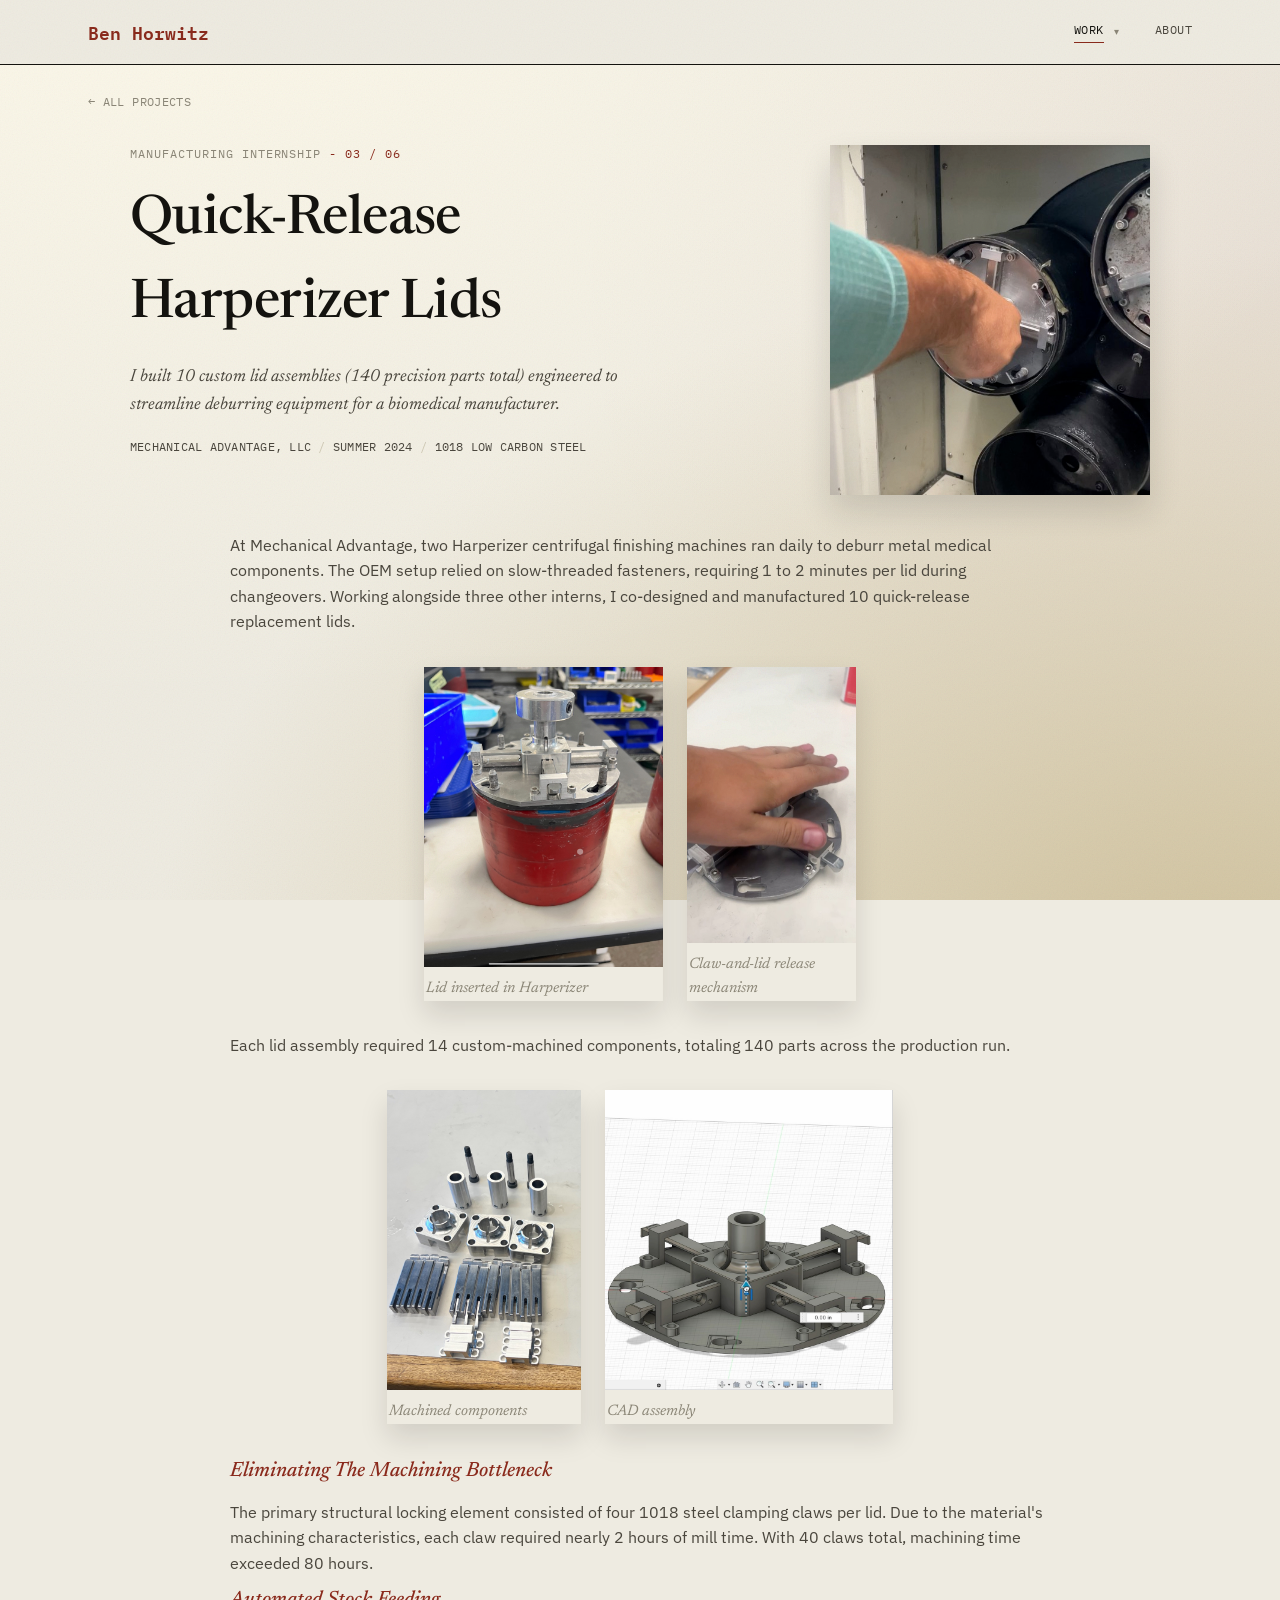
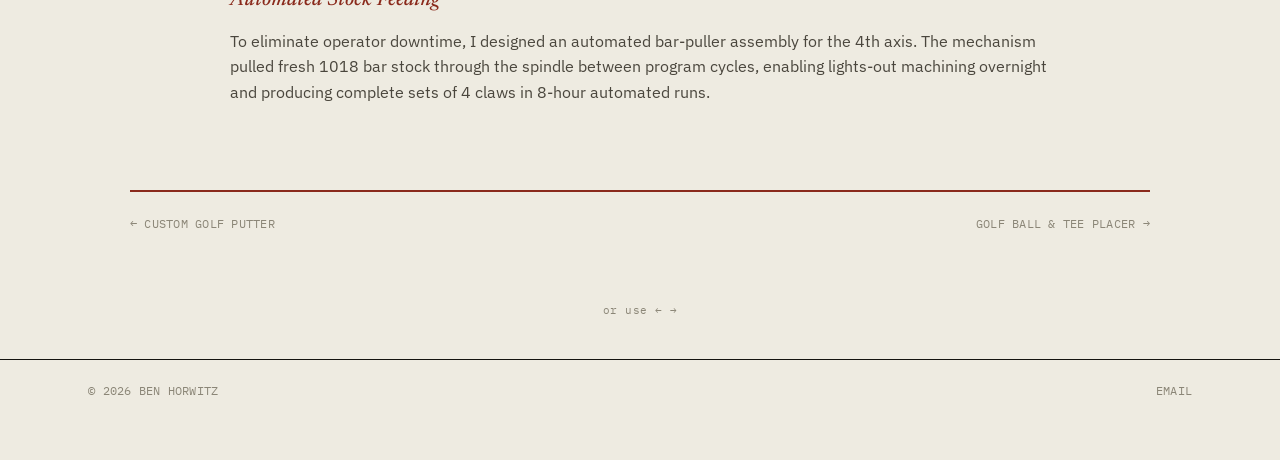
<file: projects/quick-release.html>
<!DOCTYPE html>
<html lang="en">
<head>
<meta charset="UTF-8">
<meta name="viewport" content="width=device-width, initial-scale=1.0">
<title>Quick-Release Harperizer Lids - Ben Horwitz</title>
<meta name="description" content="10 quick-release lid assemblies (140 parts) designed and machined by Ben Horwitz during a manufacturing internship at Mechanical Advantage, LLC.">
<link rel="canonical" href="https://ben-horwitz.com/projects/quick-release.html">
<meta name="author" content="Ben Horwitz">
<meta property="og:site_name" content="Ben Horwitz">
<meta property="og:type" content="article">
<meta property="og:title" content="Quick-Release Harperizer Lids - Ben Horwitz">
<meta property="og:description" content="10 quick-release lid assemblies (140 parts) designed and machined by Ben Horwitz during a manufacturing internship at Mechanical Advantage, LLC.">
<meta property="og:url" content="https://ben-horwitz.com/projects/quick-release.html">
<meta property="og:image" content="https://ben-horwitz.com/assets/img/posters/quick-release-in-action-poster.jpg">
<meta name="twitter:card" content="summary_large_image">
<link rel="preconnect" href="https://fonts.googleapis.com">
<link rel="preconnect" href="https://fonts.gstatic.com" crossorigin>
<link href="https://fonts.googleapis.com/css2?family=Newsreader:ital,opsz,wght@0,6..72,400..700;1,6..72,400..700&family=IBM+Plex+Sans:wght@400;500;600;700&family=IBM+Plex+Mono:wght@400;500;600;700&display=swap" rel="stylesheet">
<link rel="stylesheet" href="../css/style.css?v=35">
</head>
<body>

<header class="site-header">
  <div class="wrap">
    <a href="../index.html" class="brand">Ben <span>Horwitz</span></a>
    <nav class="nav-links">
      <div class="nav-work">

        <a href="../index.html" class="active">Work</a>

        <button class="nav-work-toggle" aria-label="Browse projects" aria-expanded="false">&#9662;</button>

        <div class="nav-work-menu">

          <a href="hv-vpp.html"><span>01</span>HV-VPP Resin Printer</a>

          <a href="putter.html"><span>02</span>Custom Golf Putter</a>

          <a href="quick-release.html" class="current"><span>03</span>Quick-Release Harperizer Lids</a>

          <a href="golf-ball-placer.html"><span>04</span>Golf Ball & Tee Placer</a>

          <a href="escapement.html"><span>05</span>Escapement Mechanism</a>

          <a href="pps-reaction-chamber.html"><span>06</span>PPS Reaction Chamber</a>

        </div>

      </div>
      <a href="../about.html">About</a>
    </nav>
    <button class="nav-toggle" aria-label="Toggle menu">☰</button>
  </div>
</header>

<div class="wrap">
  <a class="back-link" href="../index.html">&larr; All Projects</a>

  <div class="project-hero project-hero--compact">
    <div class="project-hero-layout">
      <div>
        <p class="eyebrow">Manufacturing Internship <span class="eyebrow-index">- 03 / 06</span></p>
        <h1>Quick-Release Harperizer Lids</h1>
        <p class="tagline">
          I built 10 custom lid assemblies (140 precision parts total)
          engineered to streamline deburring equipment for a biomedical
          manufacturer.
        </p>
        <dl class="spec-row">
          <div><dt>Location</dt><dd>Mechanical Advantage, LLC</dd></div>
          <div><dt>Date</dt><dd>Summer 2024</dd></div>
          <div><dt>Material</dt><dd>1018 Low Carbon Steel</dd></div>
        </dl>
      </div>
      <div class="media-side" data-lightbox="../assets/video/quick-release-in-action.mp4"
           data-caption="The quick-release harperizer lid in action.">
        <video muted loop playsinline preload="none"
               poster="../assets/img/posters/quick-release-in-action-poster.jpg"
               data-autoplay-preview>
          <source src="../assets/video/quick-release-in-action.mp4" type="video/mp4">
        </video>
      </div>
    </div>
  </div>

  <div class="story">
    <div class="story-text">
      <p>
        At Mechanical Advantage, two Harperizer centrifugal finishing
        machines ran daily to deburr metal medical components. The OEM
        setup relied on slow-threaded fasteners, requiring 1 to 2 minutes
        per lid during changeovers. Working alongside three other interns,
        I co-designed and manufactured 10 quick-release replacement lids.
      </p>
    </div>

    <div class="story-media-pair">
      <figure class="story-media" data-lightbox="../assets/img/quick-release-lid-attached.jpg"
              data-caption="A finished lid, inserted into the harperizer.">
        <img src="../assets/img/quick-release-lid-attached.jpg" alt="Lid attached via quick-release">
        <figcaption>Lid inserted in Harperizer</figcaption>
      </figure>
      <figure class="story-media crop-short" data-lightbox="../assets/video/quick-release-action.mp4"
              data-caption="The claw-and-lid release mechanism cycling.">
        <video muted loop playsinline preload="none"
               poster="../assets/img/posters/quick-release-action-poster.jpg"
               data-autoplay-preview>
          <source src="../assets/video/quick-release-action.mp4" type="video/mp4">
        </video>
        <figcaption>Claw-and-lid release mechanism</figcaption>
      </figure>
    </div>

    <div class="story-text">
      <p>
        Each lid assembly required 14 custom-machined components, totaling
        140 parts across the production run.
      </p>
    </div>

    <div class="story-media-pair">
      <figure class="story-media" data-lightbox="../assets/img/quick-release-parts.jpg"
              data-caption="A subset of the 140 machined parts across all 10 lids.">
        <img src="../assets/img/quick-release-parts.jpg" alt="Quick-release parts">
        <figcaption>Machined components</figcaption>
      </figure>
      <figure class="story-media" data-lightbox="../assets/video/quick-release-cad-assembly.mp4"
              data-caption="Fusion 360 animation of the quick-release lid's CAD assembly.">
        <video muted loop playsinline preload="none"
               poster="../assets/img/posters/quick-release-cad-assembly-poster.jpg"
               data-autoplay-preview>
          <source src="../assets/video/quick-release-cad-assembly.mp4" type="video/mp4">
        </video>
        <figcaption>CAD assembly</figcaption>
      </figure>
    </div>

    <div class="story-text">
      <h3>Eliminating The Machining Bottleneck</h3>
      <p>
        The primary structural locking element consisted of four 1018 steel
        clamping claws per lid. Due to the material's machining
        characteristics, each claw required nearly 2 hours of mill time.
        With 40 claws total, machining time exceeded 80 hours.
      </p>
    </div>

    <div class="story-text">
      <h3>Automated Stock Feeding</h3>
      <p>
        To eliminate operator downtime, I designed an automated bar-puller
        assembly for the 4th axis. The mechanism pulled fresh 1018 bar stock
        through the spindle between program cycles, enabling lights-out
        machining overnight and producing complete sets of 4 claws in
        8-hour automated runs.
      </p>
    </div>
  </div>

  <div class="project-nav">
    <a href="putter.html">&larr; Custom Golf Putter</a>
    <a href="golf-ball-placer.html">Golf Ball &amp; Tee Placer &rarr;</a>
  </div>
</div>

<footer class="site-footer">
  <div class="wrap">
    <span>&copy; <span id="year"></span> Ben Horwitz</span>
    <div class="footer-links">
      <a href="mailto:benhorwitz05@gmail.com">Email</a>
    </div>
  </div>
</footer>

<script>document.getElementById('year').textContent = new Date().getFullYear();</script>
<script src="../js/main.js?v=3"></script>
</body>
</html>
</file>
<file: css/style.css>
/* ==========================================================================
   Ben Horwitz — portfolio site styles

   Composed like an edited page, not assembled from a component kit:
   an editorial serif for anything that should carry weight, a plain
   working sans for reading, mono only for the handful of places a
   label or a number actually needs it. Very few boxes — hierarchy
   comes from type scale, rules, and whitespace instead of containers.
   ========================================================================== */

:root {
  --bg: #eeebe1;
  --bg-elevated: #e4e0d2;
  --bg-card: #e8e4d7;
  --border: #14130f;
  --border-soft: #cec8b4;
  --text: #14130f;
  --text-muted: #4a463d;
  --text-faint: #8b8677;
  --accent: #1f3f73;
  --accent-bright: #2c579c;
  --accent-soft: rgba(31, 63, 115, 0.08);
  --stamp: #8a2a1c;
  --stamp-soft: rgba(138, 42, 28, 0.1);
  --max-width: 1160px;
  --radius: 0px;
  --radius-md: 0px;
  --font-display: "Newsreader", Georgia, "Times New Roman", serif;
  --font-sans: "IBM Plex Sans", -apple-system, BlinkMacSystemFont, "Segoe UI", Roboto, Helvetica, Arial, sans-serif;
  --font-mono: "IBM Plex Mono", ui-monospace, "SF Mono", Menlo, Consolas, monospace;
  --font-hand: var(--font-mono);
}

* { box-sizing: border-box; }

html { color-scheme: light; scroll-behavior: smooth; background: var(--bg); }

body {
  margin: 0;
  /* a soft, asymmetric wash — warm light from the upper-left, a touch of
     depth lower-right — instead of a flat fill or a centered marketing-
     page glow. Fixed so it reads as one still light source, not a tile
     that visibly repeats as the page scrolls. */
  background-color: var(--bg);
  background-image:
    radial-gradient(1800px 1100px at 12% -10%, #fdf9ea 0%, rgba(253, 249, 234, 0) 72%),
    radial-gradient(1500px 1050px at 96% 112%, #cfc09a 0%, rgba(207, 192, 154, 0) 72%),
    radial-gradient(1100px 950px at 100% 32%, rgba(138, 42, 28, 0.06) 0%, rgba(138, 42, 28, 0) 65%),
    radial-gradient(2400px 1500px at 50% 40%, rgba(20, 19, 15, 0) 55%, rgba(20, 19, 15, 0.06) 100%);
  background-attachment: fixed;
  color: var(--text);
  font-family: var(--font-sans);
  line-height: 1.55;
  -webkit-font-smoothing: antialiased;
}

/* a faint paper grain over the whole page — the kind of texture a flat
   gradient or a stock template never bothers with. Fixed and inert. */
body::before {
  content: "";
  position: fixed;
  inset: 0;
  z-index: 2000;
  pointer-events: none;
  opacity: 0.065;
  mix-blend-mode: multiply;
  background-image: url("data:image/svg+xml,%3Csvg xmlns='http://www.w3.org/2000/svg' width='180' height='180'%3E%3Cfilter id='n'%3E%3CfeTurbulence type='fractalNoise' baseFrequency='0.75' numOctaves='3' stitchTiles='stitch'/%3E%3C/filter%3E%3Crect width='100%25' height='100%25' filter='url(%23n)'/%3E%3C/svg%3E");
  background-size: 180px 180px;
}

img, video { max-width: 100%; display: block; }

a { color: inherit; text-decoration: none; }

h1, h2 {
  font-family: var(--font-display);
  font-weight: 600;
  letter-spacing: -0.01em;
  font-optical-sizing: auto;
}

.brand { font-family: var(--font-mono); font-weight: 600; }

.wrap {
  max-width: var(--max-width);
  margin: 0 auto;
  padding: 0 28px;
  position: relative;
  z-index: 1;
}

/* photo frames tilt slightly at rest and stay tilted — on hover they
   lift toward you instead of twisting straight. Same physical feel,
   no rotating motion (rotation on hover was making some people dizzy). */
.hero-photo, .card-media, .media-side, .story-media {
  transition: transform 0.2s ease, box-shadow 0.2s ease;
}

/* ---------- header : a masthead, not a component bar ---------- */

.site-header {
  position: sticky;
  top: 0;
  z-index: 100;
  background: var(--bg);
  border-bottom: 1px solid var(--border);
}

.site-header .wrap {
  display: flex;
  align-items: center;
  justify-content: space-between;
  height: 64px;
}

.brand {
  font-size: 1.15rem;
  white-space: nowrap;
  color: var(--stamp);
}

.nav-links {
  display: flex;
  gap: 30px;
  font-family: var(--font-mono);
  font-size: 0.76rem;
  letter-spacing: 0.04em;
  text-transform: uppercase;
  color: var(--text-muted);
}

.nav-links a {
  padding-bottom: 2px;
  border-bottom: 1px solid transparent;
  transition: color 0.12s ease, border-color 0.12s ease;
}

.nav-links a:hover { color: var(--text); }

.nav-links a.active { color: var(--text); border-color: var(--stamp); }

.nav-toggle {
  display: none;
  background: none;
  border: 1px solid var(--border);
  color: var(--text);
  width: 40px;
  height: 40px;
  font-size: 1rem;
  cursor: pointer;
}

@media (max-width: 640px) {
  .nav-links {
    position: fixed;
    top: 64px;
    left: 0;
    right: 0;
    background: var(--bg);
    border-bottom: 1px solid var(--border);
    flex-direction: column;
    gap: 0;
    display: none;
  }
  .nav-links.open { display: flex; }
  .nav-links a { padding: 14px 24px; border-bottom: 1px solid var(--border-soft); }
  .nav-toggle { display: block; margin-right: 20px; align-self: center; }
}

/* a small dropdown under "Work" to jump straight to a project instead
   of only routing back through the homepage list */
.nav-work { position: relative; display: flex; align-items: center; }

.nav-work-toggle {
  display: flex;
  align-items: center;
  justify-content: center;
  margin-left: 4px;
  background: none;
  border: none;
  color: var(--text-faint);
  font-size: 0.6rem;
  cursor: pointer;
  font-family: var(--font-mono);
}

.nav-work-toggle:hover { color: var(--text); }

.nav-work-menu {
  position: absolute;
  top: 100%;
  left: -14px;
  /* padding-top (not margin-top) does the spacing — a margin here would
     leave a dead gap between the trigger and the menu where the mouse
     loses :hover before it ever reaches the menu, closing it instantly */
  padding: 14px 0 6px;
  min-width: 260px;
  background: var(--bg-elevated);
  background-clip: padding-box;
  box-shadow: 0 12px 24px rgba(20, 19, 15, 0.14);
  display: none;
  flex-direction: column;
  z-index: 200;
}

.nav-work:hover .nav-work-menu,
.nav-work.open .nav-work-menu {
  display: flex;
}

.nav-links .nav-work-menu a {
  display: flex;
  align-items: baseline;
  gap: 10px;
  padding: 8px 16px;
  font-family: var(--font-mono);
  font-size: 0.76rem;
  text-transform: none;
  letter-spacing: 0;
  color: var(--text-muted);
  border-bottom: none;
}

.nav-links .nav-work-menu a span { color: var(--text-faint); }
.nav-links .nav-work-menu a:hover { color: var(--text); background: var(--bg-card); }
.nav-links .nav-work-menu a.current { color: var(--text); font-weight: 600; }

@media (max-width: 640px) {
  .nav-work { flex-direction: column; align-items: stretch; position: relative; }
  .nav-work-toggle {
    position: absolute;
    right: 24px;
    top: 0;
    height: 100%;
    width: 32px;
    margin-left: 0;
  }
  .nav-work:hover .nav-work-menu { display: none; }
  .nav-work.open .nav-work-menu { display: flex; }
  .nav-work-menu { position: static; box-shadow: none; margin-top: 0; }
  .nav-links .nav-work-menu a { padding: 10px 24px 10px 36px; }
}

/* ---------- hero : one dominant line, an asymmetric second beat ---------- */

.hero { padding: 20px 0 14px; }

.hero .wrap { display: block; }

.hero .eyebrow {
  font-family: var(--font-mono);
  font-size: 0.8rem;
  letter-spacing: 0.06em;
  text-transform: uppercase;
  color: var(--text-faint);
  margin: 0 0 8px;
}

.hero h1 {
  font-weight: 500;
  font-size: clamp(2.1rem, 4.6vw, 3.2rem);
  line-height: 1.05;
  letter-spacing: -0.01em;
  margin: 0 0 8px;
  max-width: 23ch;
}

.hero-subtitle {
  font-family: var(--font-display);
  font-style: italic;
  font-size: 1rem;
  line-height: 1.4;
  color: var(--text-muted);
  max-width: 62ch;
  margin: 0 0 12px;
}

.hero-lower {
  display: grid;
  grid-template-columns: 1.1fr 0.5fr auto;
  gap: 32px;
  align-items: start;
  border-top: 2px solid var(--stamp);
  padding-top: 14px;
}

.hero-text {
  grid-column: 1;
  grid-row: 1;
  display: flex;
  flex-direction: column;
  gap: 14px;
}

.hero-text p {
  color: var(--text-muted);
  font-size: 0.98rem;
  max-width: 46ch;
  margin: 0;
}

.hero-links {
  display: flex;
  flex-direction: column;
  gap: 8px;
  font-family: var(--font-mono);
  font-size: 0.82rem;
  grid-column: 2;
  /* pinned to row 1 explicitly — with two <p> tags now stacked in
     column 1, grid auto-placement would otherwise push this into
     row 2 alongside the second paragraph instead of sitting beside
     the first */
  grid-row: 1;
}

.hero-photo {
  overflow: hidden;
  /* a bit taller than the old wide crop so the face isn't squeezed
     out — still shallow enough to keep the project list visible on
     landing */
  aspect-ratio: 4 / 3;
  background: var(--bg-elevated);
  width: 360px;
  box-shadow: 0 18px 34px rgba(20, 19, 15, 0.18);
  grid-column: 3;
  grid-row: 1;
  justify-self: end;
}

.hero-photo:hover {
  transform: translateY(-8px);
  box-shadow: 0 26px 44px rgba(20, 19, 15, 0.24);
}

.hero-photo img { transition: transform 0.3s ease; }
.hero-photo:hover img { transform: scale(1.02); }

.hero-photo img { width: 100%; height: 100%; object-fit: cover; object-position: center 18%; display: block; }

@media (max-width: 780px) {
  .hero-lower { grid-template-columns: 1fr; gap: 20px; }
  .hero-text, .hero-links, .hero-photo { grid-column: 1; grid-row: auto; justify-self: start; }
  .hero-photo { order: -1; width: 290px; margin-bottom: 8px; }
}

.eyebrow {
  font-family: var(--font-mono);
  font-size: 0.76rem;
  letter-spacing: 0.08em;
  text-transform: uppercase;
  color: var(--text-faint);
  margin: 0 0 14px;
}

.eyebrow-index { color: var(--stamp); }

.hero-links a { color: var(--text-muted); }
.hero-links a:hover { color: var(--stamp); }
.hero-links a.primary { color: var(--text); font-weight: 600; }
.hero-links a.primary:hover { color: var(--stamp); }

.btn {
  font-family: var(--font-mono);
  font-size: 0.82rem;
  color: var(--text-muted);
  border-bottom: 1px solid var(--border-soft);
  padding-bottom: 1px;
}

.btn:hover { color: var(--stamp); border-color: var(--stamp); }

.btn.primary { color: var(--text); font-weight: 600; border-color: var(--text); }
.btn.primary:hover { color: var(--stamp); border-color: var(--stamp); }

/* ---------- section titles ---------- */

.section-title {
  display: flex;
  align-items: baseline;
  justify-content: space-between;
  margin: 8px 0 8px;
  padding-top: 10px;
}

.section-title h2 {
  font-weight: 500;
  font-style: italic;
  font-size: 1.5rem;
  margin: 0;
  color: var(--stamp);
}

.section-title .count {
  font-family: var(--font-mono);
  color: var(--text-faint);
  font-size: 0.8rem;
}

/* ---------- project index : an editorial contents list, not a card grid ---------- */

.project-grid {
  display: flex;
  flex-direction: column;
  margin-bottom: 90px;
}

.card {
  display: flex;
  align-items: center;
  gap: 28px;
  padding: 26px 0;
  border-top: 1px solid var(--border-soft);
  transition: none;
}

.card:last-child { border-bottom: 1px solid var(--border-soft); }

.card-index {
  font-family: var(--font-display);
  font-style: italic;
  font-size: 2.1rem;
  color: var(--border-soft);
  width: 1.4em;
  flex-shrink: 0;
  transition: color 0.15s ease;
}

.card:hover .card-index { color: var(--stamp); }

.card-media {
  position: relative;
  width: 168px;
  /* every source photo/video for these cards is actually shot portrait —
     4:3 landscape was cropping away well over half of each one */
  aspect-ratio: 3 / 4;
  background: var(--bg-elevated);
  overflow: hidden;
  flex-shrink: 0;
}

/* hover lifts the frame and barely zooms the photo inside — flat,
   no tilt, no spinning motion */
.card:hover .card-media { transform: translateY(-6px); }

.card-media img, .card-media video {
  width: 100%;
  height: 100%;
  object-fit: cover;
  transition: transform 0.3s ease;
}

.card:hover .card-media img, .card:hover .card-media video { transform: scale(1.02); }

.card-tag {
  font-family: var(--font-mono);
  font-size: 0.68rem;
  letter-spacing: 0.05em;
  text-transform: uppercase;
  color: var(--text-faint);
  display: block;
  margin-bottom: 5px;
}

.card-body { min-width: 0; flex: 1; }

.card-body h3 {
  font-family: var(--font-display);
  font-weight: 500;
  font-size: 1.55rem;
  margin: 0 0 6px;
  letter-spacing: -0.01em;
}

.card:hover .card-body h3 { text-decoration: underline; text-decoration-color: var(--border-soft); text-underline-offset: 4px; }

.card-body p {
  color: var(--text-muted);
  font-size: 0.94rem;
  margin: 0;
  max-width: 56ch;
}

@media (max-width: 620px) {
  .card { flex-wrap: wrap; gap: 14px 20px; }
  .card-index { font-size: 1.5rem; width: auto; order: -1; }
  .card-media { width: 100px; }
}

/* ---------- project detail page ---------- */

.back-link {
  display: inline-flex;
  align-items: center;
  gap: 6px;
  color: var(--text-faint);
  font-family: var(--font-mono);
  font-size: 0.76rem;
  text-transform: uppercase;
  letter-spacing: 0.03em;
  margin: 28px 0 0;
}

.back-link:hover { color: var(--stamp); }

.project-hero { padding: 20px 0 0; }

.project-hero-layout {
  display: grid;
  grid-template-columns: 1.5fr 0.5fr;
  gap: 40px;
  align-items: start;
  padding: 12px 0 34px;
  max-width: 1020px;
  margin: 0 auto;
}

@media (max-width: 860px) {
  .project-hero-layout { grid-template-columns: 1fr; gap: 28px; }
}

/* not every project earns the same treatment as the others — a couple
   are carried by one strong object photo, one is a small, quiet piece,
   one is the flagship. Same grammar, different emphasis in the text —
   but every hero media box shares one height and one gap to the story
   text below (tall enough to clear every page's text column, so the
   gap is always just the padding), so the six project pages open at
   the same rhythm. */
.project-hero--lead-image .project-hero-layout,
.project-hero--quiet .project-hero-layout,
.project-hero--compact .project-hero-layout,
.project-hero--flagship .project-hero-layout { grid-template-columns: 1.15fr 0.85fr; padding-bottom: 34px; }

.project-hero--lead-image .media-side,
.project-hero--quiet .media-side,
.project-hero--compact .media-side,
.project-hero--flagship .media-side { width: 320px; max-width: 320px; }

.project-hero--lead-image .media-side video, .project-hero--lead-image .media-side img,
.project-hero--quiet .media-side video, .project-hero--quiet .media-side img,
.project-hero--compact .media-side video, .project-hero--compact .media-side img,
.project-hero--flagship .media-side video, .project-hero--flagship .media-side img {
  width: 320px;
  height: 350px;
  max-height: none;
  object-fit: cover;
}

@media (max-width: 860px) {
  .project-hero--lead-image .project-hero-layout,
  .project-hero--quiet .project-hero-layout,
  .project-hero--compact .project-hero-layout,
  .project-hero--flagship .project-hero-layout { grid-template-columns: 1fr; }

  .project-hero--lead-image .media-side,
  .project-hero--quiet .media-side,
  .project-hero--compact .media-side,
  .project-hero--flagship .media-side { width: 260px; max-width: 260px; }

  .project-hero--lead-image .media-side video, .project-hero--lead-image .media-side img,
  .project-hero--quiet .media-side video, .project-hero--quiet .media-side img,
  .project-hero--compact .media-side video, .project-hero--compact .media-side img,
  .project-hero--flagship .media-side video, .project-hero--flagship .media-side img {
    width: 260px;
    height: 280px;
  }
}

.project-hero--quiet h1 { font-size: clamp(2rem, 4vw, 2.7rem); }
.project-hero--quiet .tagline { font-size: 1.02rem; }

/* the flagship — the biggest project in scope gets a title that
   actually says so, instead of matching everything else's scale */
.project-hero--flagship h1 { font-size: clamp(2.6rem, 5.8vw, 4rem); }

/* brisk and process-driven rather than a considered showpiece — less
   air before it gets to the point */
.project-hero--compact .tagline { margin-bottom: 14px; }

.project-hero h1 {
  font-weight: 500;
  font-size: clamp(2.3rem, 5vw, 3.4rem);
  letter-spacing: -0.01em;
  margin: 8px 0 18px;
}

.project-hero .tagline {
  color: var(--text-muted);
  font-size: 1.1rem;
  max-width: 52ch;
  margin: 0 0 18px;
  font-family: var(--font-display);
  font-style: italic;
}

.spec-row {
  display: block;
  margin: 0 0 6px;
  font-family: var(--font-mono);
  font-size: 0.78rem;
  letter-spacing: 0.02em;
  text-transform: uppercase;
  color: var(--text-faint);
}

.spec-row div { display: inline; }
.spec-row div:not(:last-child)::after { content: "  /  "; color: var(--border-soft); }
.spec-row dt { display: none; }
.spec-row dd { display: inline; margin: 0; color: var(--text-muted); font-weight: 400; }
.spec-row strong { color: var(--stamp); font-weight: 600; }

.meta-row { display: none; }

.tag {
  font-family: var(--font-mono);
  font-size: 0.74rem;
  color: var(--text-faint);
}
.tag:not(:last-child)::after { content: " / "; }

/* the side media panel — sticky so it rides alongside the text, no
   border/box around it, just the photo itself */

.media-side {
  position: sticky;
  top: 84px;
  width: fit-content;
  max-width: 320px;
  margin-left: auto;
  background: var(--bg-elevated);
  cursor: zoom-in;
  text-align: center;
  box-shadow: 0 16px 30px rgba(20, 19, 15, 0.14);
}

.media-side:hover {
  transform: translateY(-6px);
  box-shadow: 0 22px 40px rgba(20, 19, 15, 0.19);
}

.media-side video, .media-side img {
  width: auto;
  height: auto;
  max-width: 100%;
  max-height: 420px;
  object-fit: contain;
  display: inline-block;
  vertical-align: bottom;
}

@media (max-width: 860px) {
  .media-side { position: static; margin: 0 0 8px; max-width: 220px; box-shadow: none; }
  .media-side video, .media-side img { max-height: 300px; }
}

.prose { max-width: 62ch; color: var(--text-muted); font-size: 1.03rem; }
.prose h3 {
  font-family: var(--font-display);
  font-style: italic;
  font-weight: 500;
  font-size: 1.3rem;
  color: var(--stamp);
  margin: 30px 0 10px;
}
.prose p { margin: 0 0 15px; }
.prose strong { color: var(--stamp); font-weight: 600; }
.prose ul { margin: 0 0 14px; padding-left: 20px; }
.prose li { margin-bottom: 5px; }

/* ---------- story : text and photos in reading order, no card frames ----------
   Text keeps a comfortable reading measure (set per-element below), but the
   column itself isn't clamped — that's what lets a .wide photo actually
   break out and use the page, instead of every image being stuck inside
   the same narrow text width regardless of what it is. */

.story { padding: 4px 0 50px; }

.story-text { max-width: 820px; margin-left: auto; margin-right: auto; color: var(--text-muted); font-size: 1.03rem; }
.story-text h3 {
  font-family: var(--font-display);
  font-style: italic;
  font-weight: 500;
  font-size: 1.3rem;
  color: var(--stamp);
  margin: 4px 0 12px;
}
.story-text p { margin: 0 0 15px; }
.story-text strong { color: var(--stamp); font-weight: 600; }
.story-text + .story-text { margin-top: -7px; }

/* a single photo, dropped into the reading column like a person would
   actually paste one into a document — no border, a soft cast shadow,
   a plain italic caption instead of a boxed label */
.story-media {
  width: fit-content;
  max-width: 820px;
  margin: 32px auto;
  background: var(--bg-elevated);
  cursor: zoom-in;
  transition: transform 0.15s ease, box-shadow 0.15s ease;
  box-shadow: 0 14px 26px rgba(20, 19, 15, 0.13);
}

/* lift toward the viewer on hover — flat at rest, no tilt, no
   rotating motion */
.story-media:hover {
  transform: translateY(-7px);
  box-shadow: 0 20px 34px rgba(20, 19, 15, 0.18);
}

.story-media img, .story-media video {
  width: auto;
  height: auto;
  max-width: 100%;
  max-height: 480px;
  object-fit: contain;
  display: block;
}

/* a tall portrait shot that's the point of its own beat (a closing
   photo, not a supporting one) — let it run taller instead of getting
   capped down to the same height as everything else */
.story-media.tall img, .story-media.tall video { max-height: 620px; }

/* the one shot per project that earns the whole page's width — a
   landscape "reveal" photo that breaks past the reading column instead
   of being squeezed down to the same size as everything else */
.story-media.wide { max-width: 1020px; width: 100%; }
.story-media.wide img, .story-media.wide video {
  width: 100%;
  height: 440px;
  object-fit: cover;
}

/* a narrow portrait clip paired beside a longer caption — trim a
   little off the top/bottom (not a proportional shrink, which would
   also narrow it) so the whole card lands at the same height as its
   partner in the pair despite the extra caption line */
.story-media.crop-short img, .story-media.crop-short video {
  width: 169px;
  height: 276px;
  max-height: none;
  object-fit: cover;
}

.story-media figcaption {
  /* width:0 + min-width:100% keeps a long caption from contributing
     its own (unwrapped) text width to the figure's fit-content sizing
     — without this, a caption wider than a narrow/portrait photo or
     video stretches the whole card and leaves a blank block beside
     the media instead of wrapping the caption text. */
  width: 0;
  min-width: 100%;
  box-sizing: border-box;
  padding: 10px 2px 0;
  font-family: var(--font-display);
  font-style: italic;
  font-size: 0.95rem;
  color: var(--text-faint);
  text-align: left;
  background: var(--bg);
  box-shadow: none;
}

/* two or three photos side by side — for shots that actually belong
   together (different angles of the same part, a before/after) rather
   than stacked one after another with nothing to say why */
.story-media-pair {
  display: flex;
  flex-wrap: wrap;
  justify-content: center;
  gap: 24px;
  margin: 32px auto;
  align-items: flex-end;
  max-width: 820px;
}

.story-media-pair .story-media { margin: 0; transform: none !important; }
.story-media-pair .story-media:hover { transform: translateY(-7px) !important; }
.story-media-pair .story-media img, .story-media-pair .story-media video { max-height: 300px; }

/* a text + photo row — the photo stays compact, off to one side, and
   sits centered in its column instead of jammed against one edge when
   it's a narrow portrait shot */
.story-row {
  display: grid;
  grid-template-columns: 1fr 280px;
  gap: 30px;
  align-items: center;
  margin: 38px auto;
  max-width: 820px;
}

.story-row .story-media { margin: 0; justify-self: center; }
.story-row .story-media img, .story-row .story-media video { max-height: 300px; }
.story-row.story-row--reverse { grid-template-columns: 280px 1fr; }
.story-row.story-row--reverse .story-media { order: -1; }

/* a short, larger-set italic line standing in for a paragraph — used
   next to a video/photo that's the whole point of its own beat, so the
   space beside it reads as a caption, not a gap */
.story-text--note {
  font-family: var(--font-display);
  font-style: italic;
  font-size: 1.2rem;
  line-height: 1.4;
  color: var(--text-muted);
  max-width: 34ch;
}

@media (max-width: 700px) {
  .story-row, .story-row.story-row--reverse { grid-template-columns: 1fr; }
  .story-row.story-row--reverse .story-media { order: 0; }
}

/* a compact slideshow for extra shots that don't need their own beat */
.story-slideshow {
  position: relative;
  max-width: 320px;
  aspect-ratio: 4 / 3;
  margin: 32px 0;
  background: var(--bg-elevated);
  overflow: hidden;
  box-shadow: 0 14px 26px rgba(20, 19, 15, 0.13);
}

.story-slideshow .slide { position: absolute; inset: 0; opacity: 0; pointer-events: none; transition: opacity 0.25s ease; }
.story-slideshow .slide.active { opacity: 1; pointer-events: auto; }
.story-slideshow .slide img, .story-slideshow .slide video { width: 100%; height: 100%; object-fit: cover; cursor: zoom-in; }

.slideshow-nav {
  position: absolute; top: 50%; transform: translateY(-50%); z-index: 3;
  width: 26px; height: 26px; background: rgba(238, 235, 225, 0.85);
  border: none; color: var(--text); cursor: pointer; font-family: var(--font-mono);
}
.slideshow-nav:hover { background: var(--text); color: var(--bg); }
.slideshow-nav.prev { left: 6px; }
.slideshow-nav.next { right: 6px; }

.slideshow-dots { position: absolute; bottom: 8px; left: 0; right: 0; z-index: 3; display: flex; justify-content: center; gap: 6px; }
.slideshow-dots .dot { width: 6px; height: 6px; padding: 0; border-radius: 50%; border: none; background: rgba(20, 19, 15, 0.3); cursor: pointer; }
.slideshow-dots .dot.active { background: var(--stamp); }

.slideshow-caption {
  padding: 8px 2px 0;
  font-family: var(--font-display);
  font-style: italic;
  font-size: 0.92rem;
  color: var(--text-faint);
  max-width: 320px;
}

.story-extra-grid {
  display: grid;
  grid-template-columns: repeat(auto-fill, minmax(140px, 1fr));
  gap: 16px;
  margin: 40px 0 0;
}
.story-extra-grid figure { margin: 0; background: var(--bg-elevated); cursor: zoom-in; }
.story-extra-grid img, .story-extra-grid video { width: 100%; aspect-ratio: 1 / 1; object-fit: cover; }

.editor-note {
  margin: 18px 0 0;
  padding: 12px 0 0;
  border-top: 1px dashed var(--border-soft);
  color: var(--text-faint);
  font-size: 0.85rem;
  font-style: italic;
}
.editor-note strong { color: var(--stamp); font-style: normal; }

.project-nav {
  display: flex;
  justify-content: space-between;
  padding: 22px 0;
  border-top: 2px solid var(--stamp);
  margin: 20px auto 60px;
  font-family: var(--font-mono);
  font-size: 0.78rem;
  text-transform: uppercase;
  letter-spacing: 0.02em;
  color: var(--text-faint);
  max-width: 1020px;
}

.project-nav a:hover { color: var(--stamp); }

.nav-hint {
  max-width: 1020px;
  margin: -14px auto 40px;
  text-align: center;
  font-family: var(--font-mono);
  font-size: 0.68rem;
  letter-spacing: 0.04em;
  color: var(--text-faint);
}

/* ---------- about page ---------- */

.about-layout {
  display: grid;
  grid-template-columns: 1.3fr 0.7fr;
  gap: 56px;
  padding: 44px 0 90px;
  align-items: start;
}

/* a consistent, modest rhythm between the three photo blocks — not
   stretched out to force the column to some exact height */
.about-media {
  display: flex;
  flex-direction: column;
  gap: 28px;
}

@media (max-width: 760px) {
  .about-layout { grid-template-columns: 1fr; align-items: start; }
}

.about-layout .prose > p:first-of-type::first-letter {
  font-family: var(--font-display);
  font-size: 3.4rem;
  font-weight: 600;
  float: left;
  line-height: 0.8;
  padding: 6px 6px 0 0;
  color: var(--stamp);
}

.about-photos { display: flex; flex-wrap: wrap; gap: 16px; }

.about-photos img {
  background: var(--bg-elevated);
  width: calc(50% - 8px);
  aspect-ratio: 3 / 4;
  object-fit: cover;
  cursor: zoom-in;
  transition: transform 0.2s ease, box-shadow 0.2s ease;
  box-shadow: 0 12px 22px rgba(20, 19, 15, 0.14);
}

/* lift on hover — flat at rest, no rotating motion */
.about-photos img:hover { transform: translateY(-6px); box-shadow: 0 20px 32px rgba(20, 19, 15, 0.2); }

.about-video {
  overflow: hidden;
  background: var(--bg-elevated);
  cursor: zoom-in;
  transition: transform 0.2s ease, box-shadow 0.2s ease;
  width: 100%;
  box-shadow: 0 12px 22px rgba(20, 19, 15, 0.14);
}

.about-video:hover {
  transform: translateY(-6px);
  box-shadow: 0 20px 32px rgba(20, 19, 15, 0.2);
}
.about-video video { width: 100%; max-height: 560px; object-fit: cover; transition: transform 0.3s ease; }
.about-video:hover video { transform: scale(1.02); }

.about-wide-photo {
  overflow: hidden;
  background: var(--bg-elevated);
  cursor: zoom-in;
  transition: transform 0.2s ease, box-shadow 0.2s ease;
  box-shadow: 0 12px 22px rgba(20, 19, 15, 0.14);
}

.about-wide-photo:hover {
  transform: translateY(-6px);
  box-shadow: 0 20px 32px rgba(20, 19, 15, 0.2);
}
.about-wide-photo img { width: 100%; display: block; }

.fact-sheet {
  margin: 32px 0;
  padding-top: 18px;
  border-top: 2px solid var(--stamp);
  font-size: 0.94rem;
}

.fact-sheet dl { display: block; margin: 0; }
.fact-sheet > dl > * { display: block; }
.fact-sheet dt {
  color: var(--text-faint);
  font-family: var(--font-mono);
  text-transform: uppercase;
  font-size: 0.68rem;
  letter-spacing: 0.06em;
  margin: 14px 0 2px;
}
.fact-sheet dt:first-of-type { margin-top: 0; }
.fact-sheet dd { margin: 0; color: var(--text); }

/* a row with several distinct entries reads as a short resume list
   instead of one run-on, semicolon-strung sentence */
.fact-list { margin: 0; padding-left: 18px; }
.fact-list li { margin-bottom: 3px; }
.fact-list li:last-child { margin-bottom: 0; }
.fact-list a {
  border-bottom: 1px solid var(--border-soft);
  transition: color 0.12s ease, border-color 0.12s ease;
}
.fact-list a:hover { color: var(--stamp); border-color: var(--stamp); }

/* a compact row of headline specs - scannable numbers over small mono
   labels, same accent rules as the fact sheet */
.stat-row {
  max-width: 820px;
  margin: 8px auto 30px;
  padding: 18px 0;
  display: grid;
  grid-template-columns: repeat(4, 1fr);
  gap: 18px;
  border-top: 2px solid var(--stamp);
  border-bottom: 1px solid var(--border-soft);
}
.stat { display: flex; flex-direction: column; gap: 4px; }
.stat-value {
  font-family: var(--font-display);
  font-size: 1.45rem;
  line-height: 1.15;
  color: var(--stamp);
}
.stat-label {
  font-family: var(--font-mono);
  font-size: 0.68rem;
  letter-spacing: 0.06em;
  text-transform: uppercase;
  color: var(--text-faint);
}
@media (max-width: 640px) {
  .stat-row { grid-template-columns: repeat(2, 1fr); }
}

/* ---------- footer ---------- */

.site-footer {
  border-top: 1px solid var(--border);
  padding: 22px 0 60px;
}

.site-footer .wrap {
  display: flex;
  flex-wrap: wrap;
  gap: 12px;
  align-items: center;
  justify-content: space-between;
  color: var(--text-faint);
  font-family: var(--font-mono);
  font-size: 0.76rem;
  text-transform: uppercase;
  letter-spacing: 0.02em;
}

.footer-links { display: flex; gap: 18px; }
.footer-links a:hover { color: var(--stamp); }

/* ---------- lightbox ---------- */

.lightbox {
  position: fixed;
  inset: 0;
  z-index: 1000;
  background: rgba(20, 19, 15, 0.92);
  display: flex;
  flex-direction: column;
  align-items: center;
  justify-content: center;
  padding: 60px 24px;
  opacity: 0;
  pointer-events: none;
  transition: opacity 0.18s ease;
}

.lightbox.open { opacity: 1; pointer-events: auto; }

.lightbox-stage {
  max-width: min(1100px, 92vw);
  max-height: 78vh;
  display: flex;
  align-items: center;
  justify-content: center;
  background: var(--bg);
}

.lightbox-stage img, .lightbox-stage video {
  max-width: min(1080px, 88vw);
  max-height: 74vh;
  width: auto;
  height: auto;
  object-fit: contain;
}

.lightbox-caption {
  max-width: 60ch;
  margin: 18px 0 0;
  font-family: var(--font-display);
  font-style: italic;
  font-size: 1.05rem;
  color: var(--bg-elevated);
  text-align: center;
}

.lightbox-close, .lightbox-prev, .lightbox-next {
  position: fixed;
  background: var(--bg);
  border: none;
  color: var(--text);
  cursor: pointer;
  font-family: var(--font-mono);
}

.lightbox-close { top: 20px; right: 20px; width: 40px; height: 40px; font-size: 1.1rem; }
.lightbox-prev, .lightbox-next { top: 50%; transform: translateY(-50%); width: 44px; height: 56px; font-size: 1.3rem; }
.lightbox-prev { left: 16px; }
.lightbox-next { right: 16px; }
.lightbox-close:hover, .lightbox-prev:hover, .lightbox-next:hover { background: var(--stamp); color: #fff; }

@media (max-width: 640px) {
  .lightbox-prev, .lightbox-next { width: 36px; height: 48px; }
}
</file>
